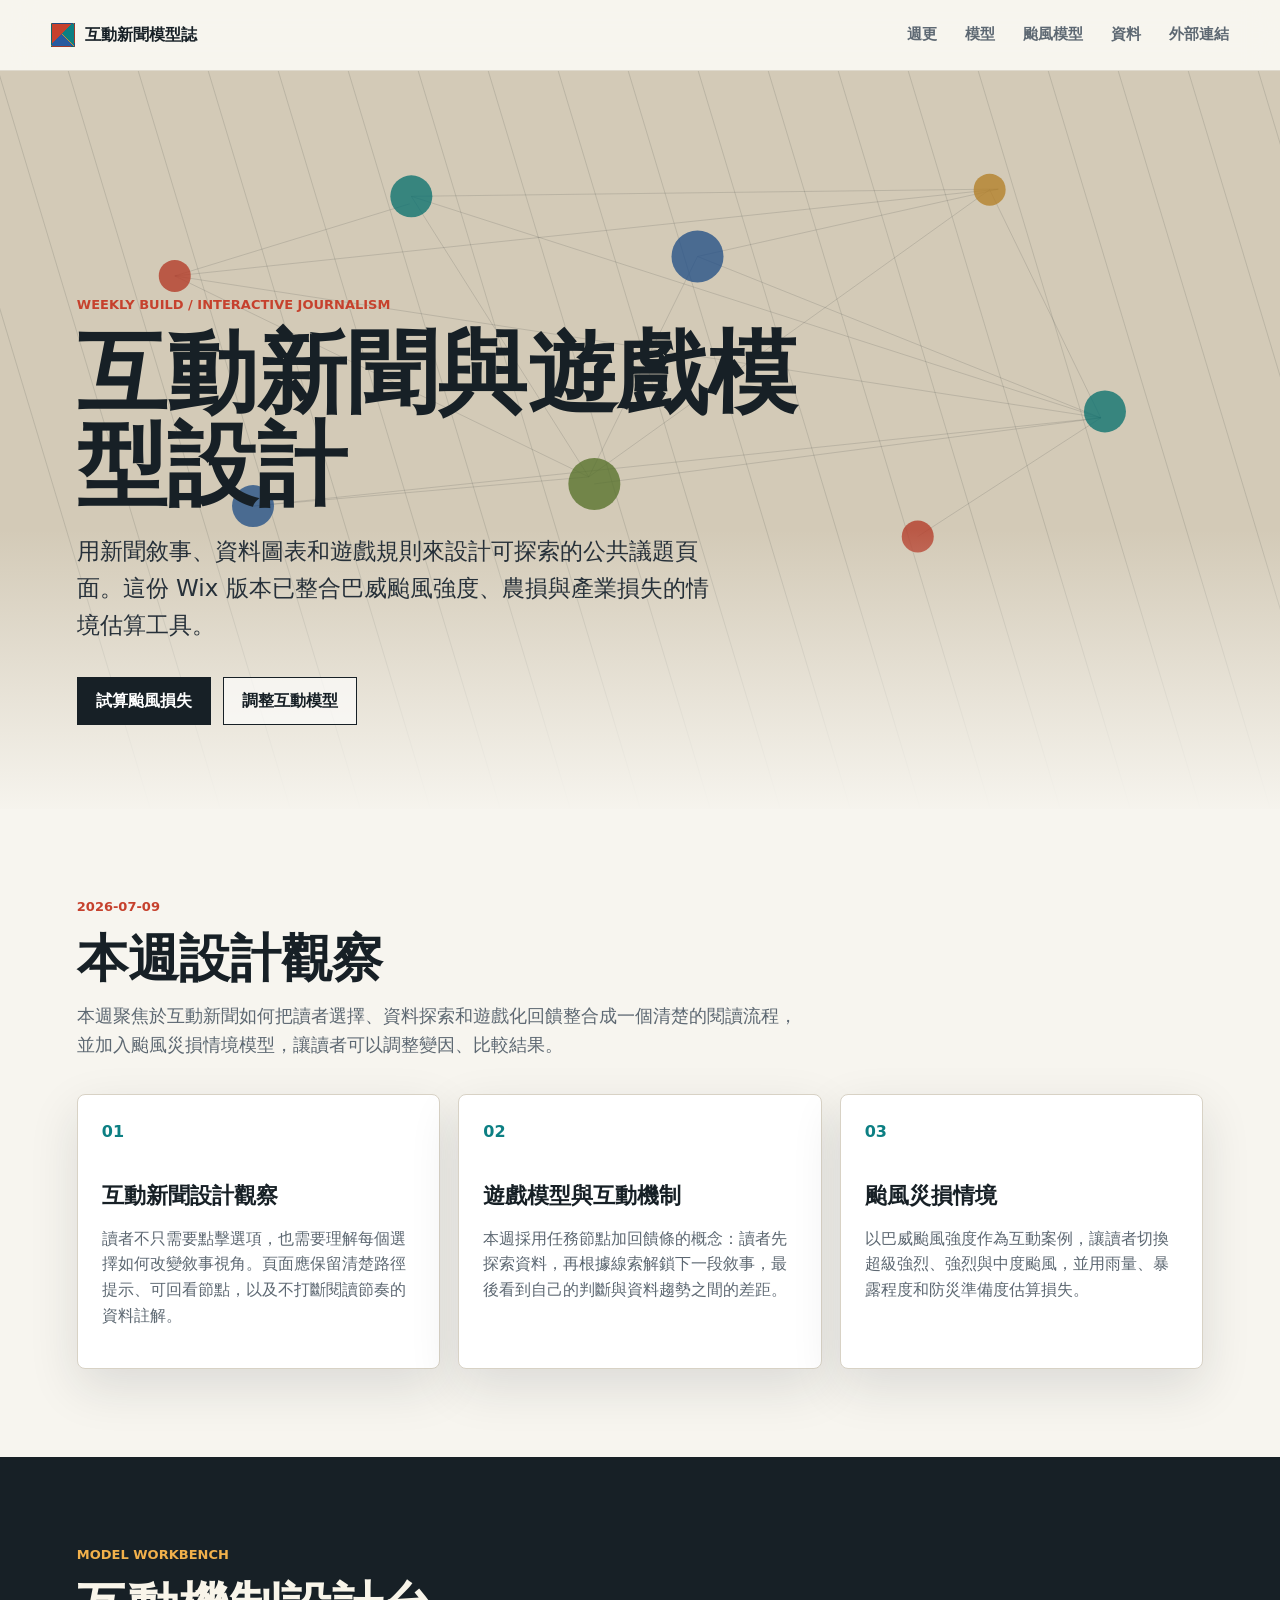
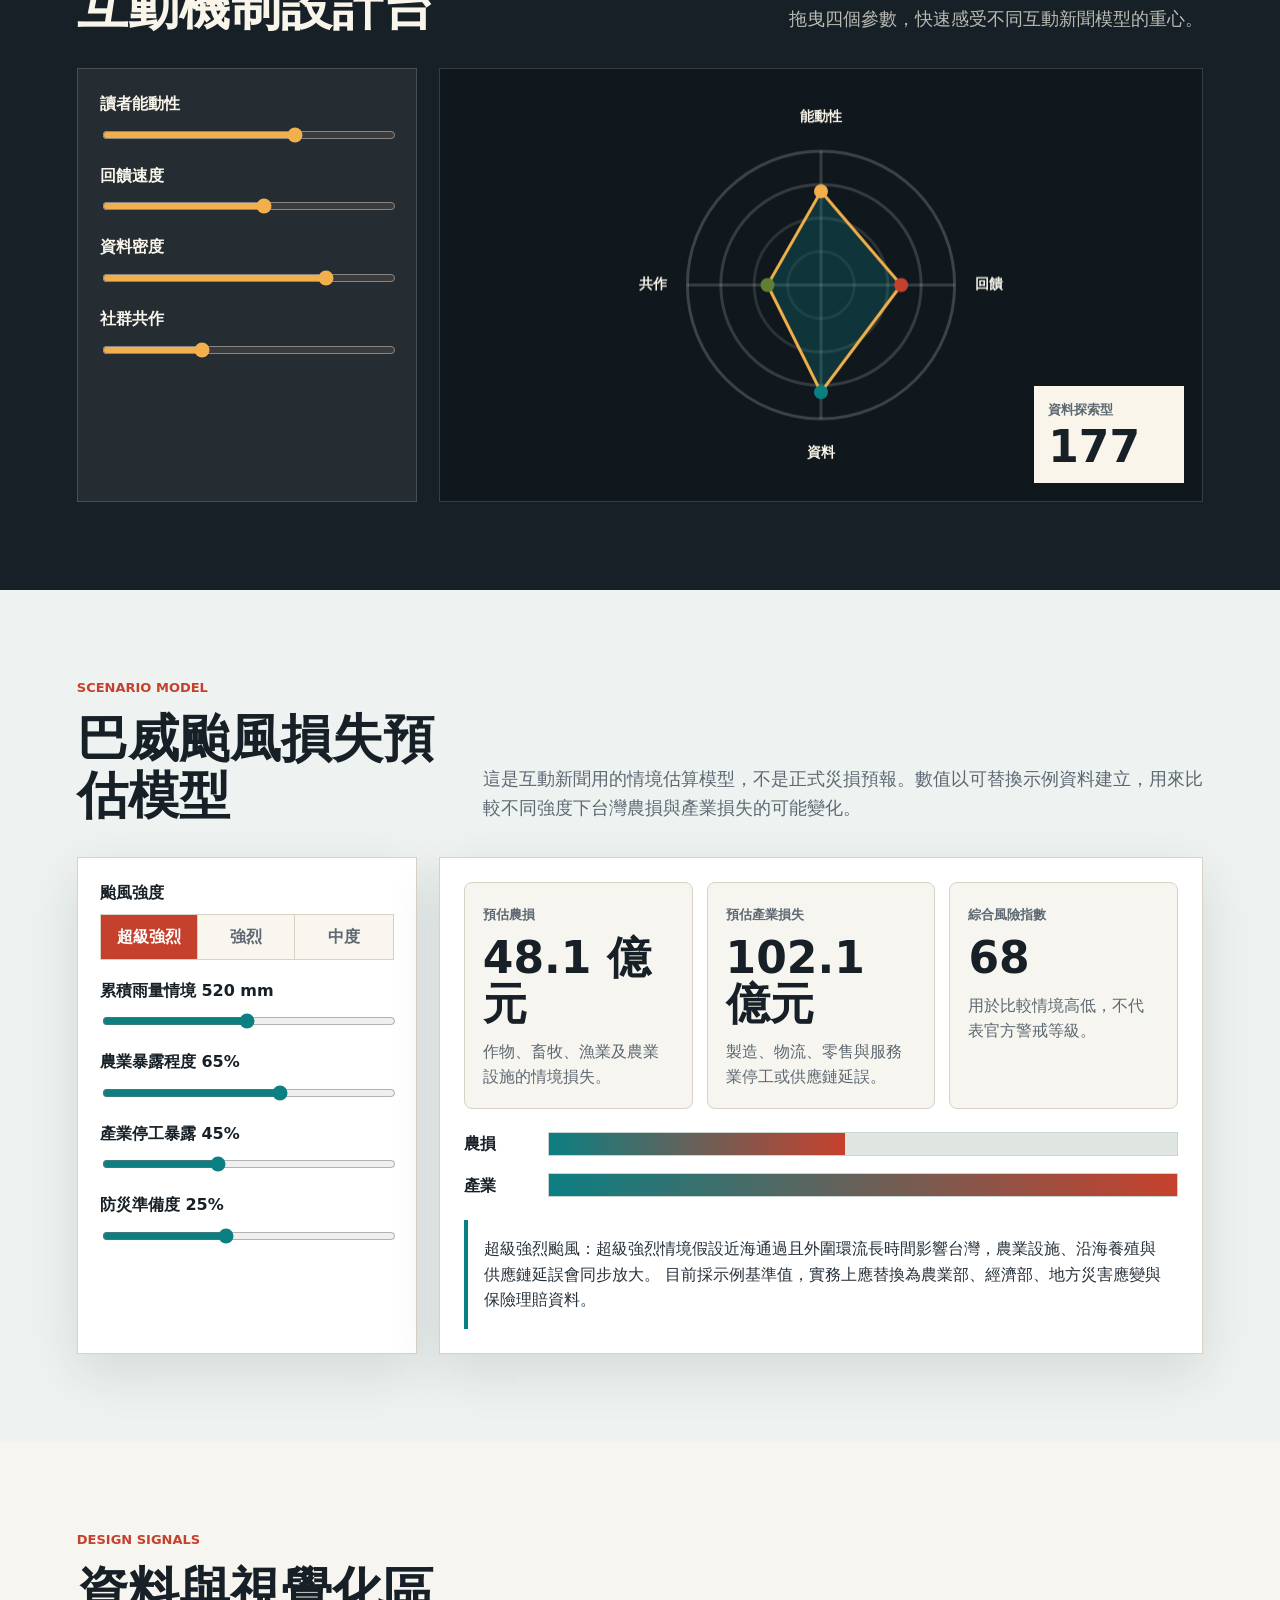
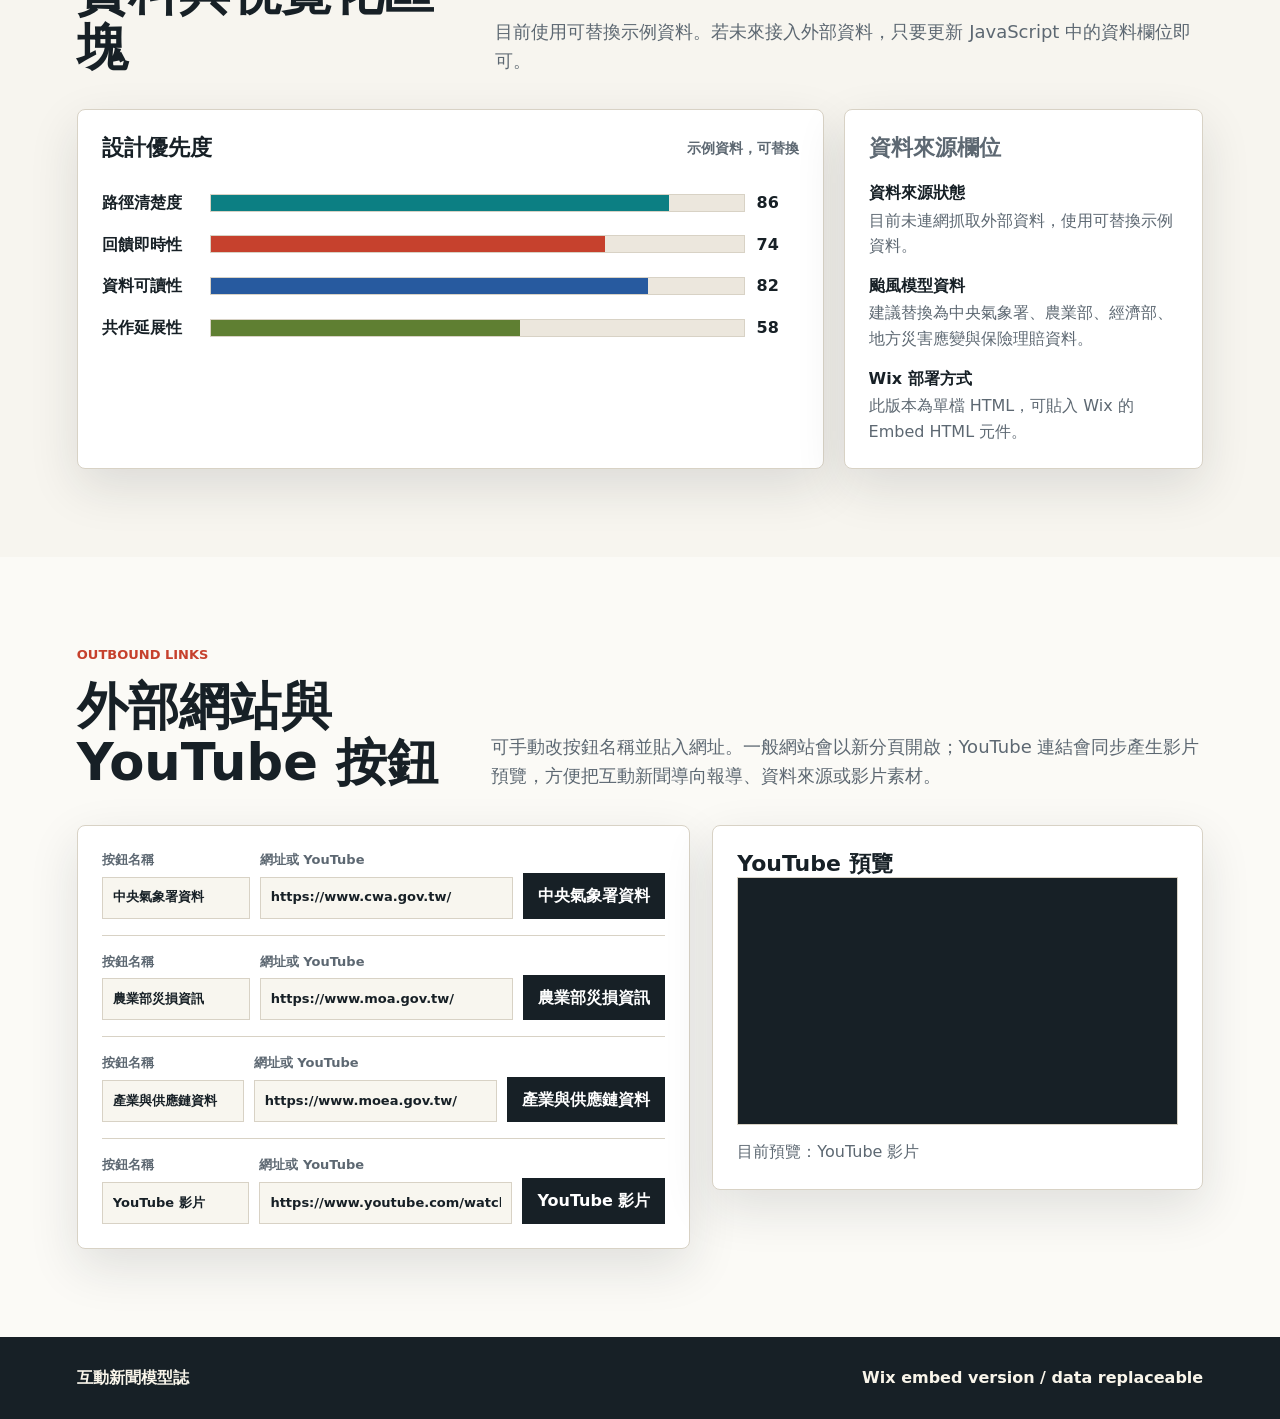
<file: index.html>
<!doctype html>
<html lang="zh-Hant">
  <head>
    <meta charset="utf-8">
    <meta name="viewport" content="width=device-width, initial-scale=1">
    <title>互動新聞與遊戲模型設計</title>
    <style>
      :root {
        color-scheme: light;
        --ink: #172026;
        --muted: #5d6872;
        --paper: #f7f5ef;
        --surface: #ffffff;
        --line: #d8d2c5;
        --red: #c6412d;
        --teal: #0c7f83;
        --blue: #275a9f;
        --green: #5f7f32;
        --gold: #c6902f;
        --shadow: 0 18px 50px rgba(23, 32, 38, 0.12);
      }

      * {
        box-sizing: border-box;
      }

      html {
        scroll-behavior: smooth;
      }

      body {
        margin: 0;
        min-width: 320px;
        color: var(--ink);
        background: var(--paper);
        font-family: "Noto Sans TC", "Microsoft JhengHei", system-ui, sans-serif;
        line-height: 1.6;
      }

      a {
        color: inherit;
        text-decoration: none;
      }

      .site-header {
        position: sticky;
        top: 0;
        z-index: 20;
        display: flex;
        align-items: center;
        justify-content: space-between;
        width: 100%;
        padding: 16px clamp(18px, 4vw, 56px);
        background: rgba(247, 245, 239, 0.94);
        border-bottom: 1px solid rgba(216, 210, 197, 0.78);
        backdrop-filter: blur(16px);
      }

      .brand,
      .site-nav,
      .hero-actions,
      .chart-head,
      .site-footer {
        display: flex;
        align-items: center;
      }

      .brand {
        gap: 10px;
        font-weight: 800;
      }

      .brand-mark {
        width: 24px;
        height: 24px;
        background:
          linear-gradient(135deg, var(--red) 0 45%, transparent 45%),
          linear-gradient(225deg, var(--teal) 0 48%, transparent 48%),
          linear-gradient(45deg, var(--blue) 0 50%, var(--gold) 50%);
        border: 1px solid rgba(23, 32, 38, 0.24);
      }

      .site-nav {
        gap: clamp(10px, 2.5vw, 28px);
        color: var(--muted);
        font-size: 15px;
        font-weight: 700;
      }

      .site-nav a {
        padding: 6px 0;
        border-bottom: 2px solid transparent;
      }

      .site-nav a:hover {
        color: var(--ink);
        border-color: var(--red);
      }

      .hero {
        position: relative;
        min-height: 82vh;
        overflow: hidden;
        display: grid;
        align-items: end;
        padding: 92px clamp(20px, 6vw, 88px) 84px;
        background: #e8e3d8;
      }

      .hero::after {
        position: absolute;
        inset: auto 0 0;
        height: 38%;
        content: "";
        background: linear-gradient(0deg, rgba(247, 245, 239, 0.97), rgba(247, 245, 239, 0));
        pointer-events: none;
      }

      .hero-canvas {
        position: absolute;
        inset: 0;
        width: 100%;
        height: 100%;
        mix-blend-mode: multiply;
      }

      .hero-content {
        position: relative;
        z-index: 2;
        max-width: 820px;
      }

      .eyebrow {
        margin: 0 0 12px;
        color: var(--red);
        font-size: 13px;
        font-weight: 900;
        letter-spacing: 0;
        text-transform: uppercase;
      }

      h1,
      h2,
      h3,
      p {
        overflow-wrap: anywhere;
      }

      h1 {
        margin: 0;
        max-width: 780px;
        font-size: clamp(42px, 7vw, 94px);
        line-height: 1.02;
        letter-spacing: 0;
      }

      h2 {
        margin: 0;
        font-size: clamp(30px, 4vw, 56px);
        line-height: 1.1;
        letter-spacing: 0;
      }

      h3 {
        margin: 0;
        font-size: 22px;
        line-height: 1.25;
      }

      .hero-copy {
        max-width: 650px;
        margin: 22px 0 0;
        color: #263039;
        font-size: clamp(18px, 2vw, 23px);
      }

      .hero-actions {
        flex-wrap: wrap;
        gap: 12px;
        margin-top: 34px;
      }

      .primary-action,
      .secondary-action {
        min-height: 46px;
        padding: 10px 18px;
        border: 1px solid var(--ink);
        font-weight: 900;
      }

      .primary-action {
        color: #fff;
        background: var(--ink);
      }

      .secondary-action {
        background: rgba(255, 255, 255, 0.64);
      }

      .section {
        padding: 88px clamp(20px, 6vw, 88px);
      }

      .section-head {
        max-width: 860px;
        margin-bottom: 34px;
      }

      .section-head.compact {
        display: flex;
        align-items: end;
        justify-content: space-between;
        gap: 24px;
        max-width: none;
      }

      .section-head p:not(.eyebrow) {
        max-width: 720px;
        margin: 16px 0 0;
        color: var(--muted);
        font-size: 18px;
      }

      .feature-grid {
        display: grid;
        grid-template-columns: repeat(3, minmax(0, 1fr));
        gap: 18px;
      }

      .feature-card,
      .chart-panel,
      .notes-panel,
      .typhoon-controls,
      .typhoon-results {
        border: 1px solid var(--line);
        background: var(--surface);
        box-shadow: var(--shadow);
      }

      .feature-card {
        min-height: 250px;
        padding: 24px;
        border-radius: 8px;
      }

      .card-index {
        display: inline-block;
        margin-bottom: 38px;
        color: var(--teal);
        font-weight: 900;
      }

      .feature-card p,
      .notes-panel {
        color: var(--muted);
      }

      .model-section {
        color: #f9f5ea;
        background: #172026;
      }

      .model-section .eyebrow {
        color: #f1b04b;
      }

      .model-section .section-head p:not(.eyebrow) {
        color: rgba(249, 245, 234, 0.72);
      }

      .workbench,
      .typhoon-model {
        display: grid;
        grid-template-columns: minmax(230px, 340px) minmax(0, 1fr);
        gap: 22px;
        align-items: stretch;
      }

      .control-panel,
      .typhoon-controls {
        display: grid;
        align-content: start;
        gap: 18px;
        padding: 22px;
      }

      .control-panel {
        border: 1px solid rgba(255, 255, 255, 0.16);
        background: rgba(255, 255, 255, 0.06);
      }

      .control-panel label,
      .typhoon-controls label,
      .control-group {
        display: grid;
        gap: 8px;
        font-weight: 800;
      }

      input[type="range"] {
        width: 100%;
        accent-color: var(--teal);
      }

      .control-panel input[type="range"] {
        accent-color: #f1b04b;
      }

      .model-stage {
        position: relative;
        min-height: 420px;
        overflow: hidden;
        border: 1px solid rgba(255, 255, 255, 0.16);
        background: #10181d;
      }

      #modelCanvas {
        display: block;
        width: 100%;
        height: 100%;
      }

      .model-readout {
        position: absolute;
        right: 18px;
        bottom: 18px;
        display: grid;
        gap: 4px;
        min-width: 150px;
        padding: 14px;
        color: var(--ink);
        background: #f9f5ea;
      }

      .model-readout span,
      .impact-card span {
        color: var(--muted);
        font-size: 13px;
        font-weight: 900;
      }

      .model-readout strong {
        font-size: 44px;
        line-height: 1;
      }

      .typhoon-section {
        background: #eef3f1;
      }

      .segmented-control {
        display: grid;
        grid-template-columns: repeat(3, minmax(0, 1fr));
        border: 1px solid var(--line);
      }

      .segmented-control button {
        min-height: 44px;
        padding: 8px 10px;
        color: var(--muted);
        background: #f8f6ef;
        border: 0;
        border-right: 1px solid var(--line);
        font: inherit;
        font-weight: 900;
        cursor: pointer;
      }

      .segmented-control button:last-child {
        border-right: 0;
      }

      .segmented-control button.is-active {
        color: #fff;
        background: var(--red);
      }

      .typhoon-results {
        display: grid;
        gap: 22px;
        padding: 24px;
      }

      .impact-cards {
        display: grid;
        grid-template-columns: repeat(3, minmax(0, 1fr));
        gap: 14px;
      }

      .impact-card {
        min-height: 172px;
        padding: 18px;
        background: #f7f5ef;
        border: 1px solid var(--line);
        border-radius: 8px;
      }

      .impact-card strong {
        display: block;
        margin-top: 8px;
        font-size: clamp(28px, 4vw, 44px);
        line-height: 1.05;
      }

      .impact-card p {
        margin: 12px 0 0;
        color: var(--muted);
      }

      .loss-chart,
      .bar-chart {
        display: grid;
        gap: 16px;
      }

      .loss-row,
      .bar-row {
        display: grid;
        grid-template-columns: 96px minmax(0, 1fr) 42px;
        gap: 12px;
        align-items: center;
        font-weight: 900;
      }

      .loss-row {
        grid-template-columns: 72px minmax(0, 1fr);
      }

      .loss-track,
      .bar-track {
        height: 24px;
        overflow: hidden;
        background: #dfe6e2;
        border: 1px solid #c9d4cf;
      }

      .bar-track {
        height: 18px;
        background: #ece7dd;
        border-color: var(--line);
      }

      .loss-track i,
      .bar-fill {
        display: block;
        height: 100%;
      }

      .loss-track i {
        width: 0%;
        background: linear-gradient(90deg, var(--teal), var(--red));
      }

      .bar-fill {
        width: var(--bar);
        background: var(--bar-color);
      }

      .scenario-note {
        padding: 16px;
        color: #263039;
        background: #fff;
        border-left: 4px solid var(--teal);
      }

      .signals-layout {
        display: grid;
        grid-template-columns: minmax(0, 1.35fr) minmax(260px, 0.65fr);
        gap: 20px;
      }

      .chart-panel,
      .notes-panel {
        padding: 24px;
        border-radius: 8px;
      }

      .chart-head {
        justify-content: space-between;
        gap: 16px;
        margin-bottom: 28px;
      }

      .chart-head span {
        color: var(--muted);
        font-size: 14px;
        font-weight: 800;
      }

      .source-list {
        display: grid;
        gap: 14px;
        margin: 18px 0 0;
      }

      .source-list dt {
        color: var(--ink);
        font-weight: 900;
      }

      .source-list dd {
        margin: 2px 0 0;
      }

      .exports-section {
        background: #fbfaf6;
      }

      .export-builder {
        display: grid;
        grid-template-columns: minmax(0, 1fr) minmax(320px, 0.8fr);
        gap: 22px;
        align-items: start;
      }

      .link-editor,
      .video-preview-panel {
        padding: 24px;
        background: var(--surface);
        border: 1px solid var(--line);
        border-radius: 8px;
        box-shadow: var(--shadow);
      }

      .link-editor {
        display: grid;
        gap: 16px;
      }

      .link-row {
        display: grid;
        grid-template-columns: minmax(130px, 0.7fr) minmax(180px, 1.2fr) auto;
        gap: 10px;
        align-items: end;
        padding-bottom: 16px;
        border-bottom: 1px solid var(--line);
      }

      .link-row:last-child {
        padding-bottom: 0;
        border-bottom: 0;
      }

      .link-row label {
        display: grid;
        gap: 6px;
        color: var(--muted);
        font-size: 13px;
        font-weight: 900;
      }

      .link-row input {
        width: 100%;
        min-height: 42px;
        padding: 9px 10px;
        color: var(--ink);
        background: #f8f6ef;
        border: 1px solid var(--line);
        font: inherit;
      }

      .export-button {
        display: inline-flex;
        align-items: center;
        justify-content: center;
        min-height: 42px;
        min-width: 118px;
        padding: 9px 14px;
        color: #fff;
        background: var(--ink);
        border: 1px solid var(--ink);
        font-weight: 900;
        text-align: center;
      }

      .export-button.is-empty {
        color: var(--muted);
        background: #ece7dd;
        border-color: var(--line);
        pointer-events: none;
      }

      .video-frame {
        position: relative;
        overflow: hidden;
        aspect-ratio: 16 / 9;
        background: #172026;
        border: 1px solid var(--line);
      }

      .video-frame iframe {
        position: absolute;
        inset: 0;
        width: 100%;
        height: 100%;
        border: 0;
      }

      .video-placeholder {
        display: grid;
        place-items: center;
        width: 100%;
        height: 100%;
        padding: 20px;
        color: #f9f5ea;
        text-align: center;
      }

      .preview-caption {
        margin: 14px 0 0;
        color: var(--muted);
      }

      .site-footer {
        justify-content: space-between;
        gap: 18px;
        padding: 28px clamp(20px, 6vw, 88px);
        color: #f9f5ea;
        background: var(--ink);
        font-weight: 800;
      }

      @media (max-width: 860px) {
        .site-header,
        .section-head.compact,
        .site-footer {
          align-items: flex-start;
          flex-direction: column;
        }

        .site-nav {
          width: 100%;
          justify-content: space-between;
          flex-wrap: wrap;
        }

        .feature-grid,
        .workbench,
        .typhoon-model,
        .impact-cards,
        .signals-layout,
        .export-builder,
        .link-row {
          grid-template-columns: 1fr;
        }

        .model-stage {
          min-height: 360px;
        }
      }

      @media (max-width: 560px) {
        .hero-actions {
          align-items: stretch;
          flex-direction: column;
        }

        .primary-action,
        .secondary-action {
          text-align: center;
        }

        .section {
          padding-top: 64px;
          padding-bottom: 64px;
        }

        .bar-row,
        .loss-row {
          grid-template-columns: 1fr;
        }

        .export-button {
          width: 100%;
        }
      }
    </style>
  </head>
  <body>
    <header class="site-header">
      <a class="brand" href="#top" aria-label="回到首頁">
        <span class="brand-mark" aria-hidden="true"></span>
        <span>互動新聞模型誌</span>
      </a>
      <nav class="site-nav" aria-label="主選單">
        <a href="#weekly">週更</a>
        <a href="#model">模型</a>
        <a href="#typhoon">颱風模型</a>
        <a href="#signals">資料</a>
        <a href="#exports">外部連結</a>
      </nav>
    </header>

    <main id="top">
      <section class="hero" aria-labelledby="hero-title">
        <canvas id="heroCanvas" class="hero-canvas" aria-hidden="true"></canvas>
        <div class="hero-content">
          <p class="eyebrow">Weekly build / interactive journalism</p>
          <h1 id="hero-title">互動新聞與遊戲模型設計</h1>
          <p class="hero-copy">
            用新聞敘事、資料圖表和遊戲規則來設計可探索的公共議題頁面。這份 Wix 版本已整合巴威颱風強度、農損與產業損失的情境估算工具。
          </p>
          <div class="hero-actions" aria-label="主要操作">
            <a class="primary-action" href="#typhoon">試算颱風損失</a>
            <a class="secondary-action" href="#model">調整互動模型</a>
          </div>
        </div>
      </section>

      <section id="weekly" class="section" aria-labelledby="weekly-title">
        <div class="section-head">
          <p class="eyebrow">2026-07-09</p>
          <h2 id="weekly-title">本週設計觀察</h2>
          <p>
            本週聚焦於互動新聞如何把讀者選擇、資料探索和遊戲化回饋整合成一個清楚的閱讀流程，並加入颱風災損情境模型，讓讀者可以調整變因、比較結果。
          </p>
        </div>
        <div class="feature-grid">
          <article class="feature-card">
            <span class="card-index">01</span>
            <h3>互動新聞設計觀察</h3>
            <p>讀者不只需要點擊選項，也需要理解每個選擇如何改變敘事視角。頁面應保留清楚路徑提示、可回看節點，以及不打斷閱讀節奏的資料註解。</p>
          </article>
          <article class="feature-card">
            <span class="card-index">02</span>
            <h3>遊戲模型與互動機制</h3>
            <p>本週採用任務節點加回饋條的概念：讀者先探索資料，再根據線索解鎖下一段敘事，最後看到自己的判斷與資料趨勢之間的差距。</p>
          </article>
          <article class="feature-card">
            <span class="card-index">03</span>
            <h3>颱風災損情境</h3>
            <p>以巴威颱風強度作為互動案例，讓讀者切換超級強烈、強烈與中度颱風，並用雨量、暴露程度和防災準備度估算損失。</p>
          </article>
        </div>
      </section>

      <section id="model" class="section model-section" aria-labelledby="model-title">
        <div class="section-head compact">
          <div>
            <p class="eyebrow">Model workbench</p>
            <h2 id="model-title">互動機制設計台</h2>
          </div>
          <p>拖曳四個參數，快速感受不同互動新聞模型的重心。</p>
        </div>
        <div class="workbench">
          <div class="control-panel" aria-label="互動模型參數">
            <label><span>讀者能動性</span><input id="agencyInput" type="range" min="1" max="10" value="7"></label>
            <label><span>回饋速度</span><input id="feedbackInput" type="range" min="1" max="10" value="6"></label>
            <label><span>資料密度</span><input id="dataInput" type="range" min="1" max="10" value="8"></label>
            <label><span>社群共作</span><input id="socialInput" type="range" min="1" max="10" value="4"></label>
          </div>
          <div class="model-stage">
            <canvas id="modelCanvas" width="920" height="520" aria-label="互動模型雷達圖"></canvas>
            <div class="model-readout" aria-live="polite">
              <span id="modelType">資料探索型</span>
              <strong id="modelScore">76</strong>
            </div>
          </div>
        </div>
      </section>

      <section id="typhoon" class="section typhoon-section" aria-labelledby="typhoon-title">
        <div class="section-head compact">
          <div>
            <p class="eyebrow">Scenario model</p>
            <h2 id="typhoon-title">巴威颱風損失預估模型</h2>
          </div>
          <p>這是互動新聞用的情境估算模型，不是正式災損預報。數值以可替換示例資料建立，用來比較不同強度下台灣農損與產業損失的可能變化。</p>
        </div>

        <div class="typhoon-model">
          <div class="typhoon-controls" aria-label="巴威颱風情境參數">
            <div class="control-group">
              <span>颱風強度</span>
              <div class="segmented-control" id="typhoonIntensity" role="radiogroup" aria-label="選擇颱風強度">
                <button type="button" class="is-active" data-intensity="super" role="radio" aria-checked="true">超級強烈</button>
                <button type="button" data-intensity="severe" role="radio" aria-checked="false">強烈</button>
                <button type="button" data-intensity="moderate" role="radio" aria-checked="false">中度</button>
              </div>
            </div>
            <label><span>累積雨量情境 <strong id="rainfallValue">520 mm</strong></span><input id="rainfallInput" type="range" min="150" max="900" step="10" value="520"></label>
            <label><span>農業暴露程度 <strong id="cropValue">65%</strong></span><input id="cropInput" type="range" min="10" max="100" step="5" value="65"></label>
            <label><span>產業停工暴露 <strong id="industryValue">45%</strong></span><input id="industryInput" type="range" min="10" max="100" step="5" value="45"></label>
            <label><span>防災準備度 <strong id="preparednessValue">25%</strong></span><input id="preparednessInput" type="range" min="0" max="60" step="5" value="25"></label>
          </div>

          <div class="typhoon-results" aria-live="polite">
            <div class="impact-cards">
              <article class="impact-card">
                <span>預估農損</span>
                <strong id="agriLoss">0 億元</strong>
                <p>作物、畜牧、漁業及農業設施的情境損失。</p>
              </article>
              <article class="impact-card">
                <span>預估產業損失</span>
                <strong id="industryLoss">0 億元</strong>
                <p>製造、物流、零售與服務業停工或供應鏈延誤。</p>
              </article>
              <article class="impact-card">
                <span>綜合風險指數</span>
                <strong id="riskIndex">0</strong>
                <p>用於比較情境高低，不代表官方警戒等級。</p>
              </article>
            </div>
            <div class="loss-chart" aria-label="農損與產業損失比較圖">
              <div class="loss-row"><span>農損</span><div class="loss-track"><i id="agriBar"></i></div></div>
              <div class="loss-row"><span>產業</span><div class="loss-track"><i id="industryBar"></i></div></div>
            </div>
            <div class="scenario-note" id="scenarioNote">請調整參數查看不同巴威颱風強度情境。</div>
          </div>
        </div>
      </section>

      <section id="signals" class="section" aria-labelledby="signals-title">
        <div class="section-head compact">
          <div>
            <p class="eyebrow">Design signals</p>
            <h2 id="signals-title">資料與視覺化區塊</h2>
          </div>
          <p>目前使用可替換示例資料。若未來接入外部資料，只要更新 JavaScript 中的資料欄位即可。</p>
        </div>
        <div class="signals-layout">
          <div class="chart-panel">
            <div class="chart-head">
              <h3>設計優先度</h3>
              <span>示例資料，可替換</span>
            </div>
            <div class="bar-chart" id="priorityChart" aria-label="設計優先度長條圖"></div>
          </div>
          <div class="notes-panel">
            <h3>資料來源欄位</h3>
            <dl class="source-list">
              <div><dt>資料來源狀態</dt><dd>目前未連網抓取外部資料，使用可替換示例資料。</dd></div>
              <div><dt>颱風模型資料</dt><dd>建議替換為中央氣象署、農業部、經濟部、地方災害應變與保險理賠資料。</dd></div>
              <div><dt>Wix 部署方式</dt><dd>此版本為單檔 HTML，可貼入 Wix 的 Embed HTML 元件。</dd></div>
            </dl>
          </div>
        </div>
      </section>

      <section id="exports" class="section exports-section" aria-labelledby="exports-title">
        <div class="section-head compact">
          <div>
            <p class="eyebrow">Outbound links</p>
            <h2 id="exports-title">外部網站與 YouTube 按鈕</h2>
          </div>
          <p>
            可手動改按鈕名稱並貼入網址。一般網站會以新分頁開啟；YouTube 連結會同步產生影片預覽，方便把互動新聞導向報導、資料來源或影片素材。
          </p>
        </div>

        <div class="export-builder">
          <div class="link-editor" aria-label="外部連結按鈕設定">
            <div class="link-row">
              <label>按鈕名稱<input class="link-label-input" value="中央氣象署資料"></label>
              <label>網址或 YouTube<input class="link-url-input" value="https://www.cwa.gov.tw/"></label>
              <a class="export-button" href="https://www.cwa.gov.tw/" target="_blank" rel="noopener">中央氣象署資料</a>
            </div>
            <div class="link-row">
              <label>按鈕名稱<input class="link-label-input" value="農業部災損資訊"></label>
              <label>網址或 YouTube<input class="link-url-input" value="https://www.moa.gov.tw/"></label>
              <a class="export-button" href="https://www.moa.gov.tw/" target="_blank" rel="noopener">農業部災損資訊</a>
            </div>
            <div class="link-row">
              <label>按鈕名稱<input class="link-label-input" value="產業與供應鏈資料"></label>
              <label>網址或 YouTube<input class="link-url-input" value="https://www.moea.gov.tw/"></label>
              <a class="export-button" href="https://www.moea.gov.tw/" target="_blank" rel="noopener">產業與供應鏈資料</a>
            </div>
            <div class="link-row">
              <label>按鈕名稱<input class="link-label-input" value="YouTube 影片"></label>
              <label>網址或 YouTube<input class="link-url-input" value="https://www.youtube.com/watch?v=dQw4w9WgXcQ"></label>
              <a class="export-button" href="https://www.youtube.com/watch?v=dQw4w9WgXcQ" target="_blank" rel="noopener">YouTube 影片</a>
            </div>
          </div>

          <div class="video-preview-panel">
            <h3>YouTube 預覽</h3>
            <div class="video-frame" id="youtubePreview">
              <div class="video-placeholder">貼入 YouTube 連結後，這裡會顯示影片預覽。</div>
            </div>
            <p class="preview-caption" id="previewCaption">目前預覽：YouTube 影片</p>
          </div>
        </div>
      </section>
    </main>

    <footer class="site-footer">
      <span>互動新聞模型誌</span>
      <span>Wix embed version / data replaceable</span>
    </footer>

    <script>
      const weeklySignals = [
        { label: "路徑清楚度", value: 86, color: "#0c7f83" },
        { label: "回饋即時性", value: 74, color: "#c6412d" },
        { label: "資料可讀性", value: 82, color: "#275a9f" },
        { label: "共作延展性", value: 58, color: "#5f7f32" }
      ];

      const typhoonScenarios = {
        super: {
          label: "超級強烈颱風",
          baseAgri: 52,
          baseIndustry: 108,
          note: "超級強烈情境假設近海通過且外圍環流長時間影響台灣，農業設施、沿海養殖與供應鏈延誤會同步放大。"
        },
        severe: {
          label: "強烈颱風",
          baseAgri: 28,
          baseIndustry: 58,
          note: "強烈情境假設風雨集中在迎風面與都會通勤帶，農損以作物倒伏和設施受損為主，產業損失以停工與物流延誤為主。"
        },
        moderate: {
          label: "中度颱風",
          baseAgri: 12,
          baseIndustry: 24,
          note: "中度情境假設災損較局部，主要受累積雨量、易淹水農區和臨時停班停工範圍影響。"
        }
      };

      let activeTyphoonIntensity = "super";

      const controls = {
        agency: document.querySelector("#agencyInput"),
        feedback: document.querySelector("#feedbackInput"),
        data: document.querySelector("#dataInput"),
        social: document.querySelector("#socialInput")
      };

      const modelCanvas = document.querySelector("#modelCanvas");
      const heroCanvas = document.querySelector("#heroCanvas");
      const modelCtx = modelCanvas ? modelCanvas.getContext("2d") : null;
      const heroCtx = heroCanvas ? heroCanvas.getContext("2d") : null;

      function resizeCanvasToDisplaySize(canvas, context) {
        const ratio = window.devicePixelRatio || 1;
        const width = Math.floor(canvas.clientWidth * ratio);
        const height = Math.floor(canvas.clientHeight * ratio);
        if (canvas.width !== width || canvas.height !== height) {
          canvas.width = width;
          canvas.height = height;
          context.setTransform(ratio, 0, 0, ratio, 0, 0);
        }
      }

      function renderPriorityChart() {
        const chart = document.querySelector("#priorityChart");
        if (!chart) return;
        chart.innerHTML = weeklySignals.map((item) => `
          <div class="bar-row">
            <span>${item.label}</span>
            <span class="bar-track" aria-hidden="true">
              <span class="bar-fill" style="--bar:${item.value}%;--bar-color:${item.color};"></span>
            </span>
            <span>${item.value}</span>
          </div>
        `).join("");
      }

      function getControlValues() {
        return {
          agency: Number(controls.agency.value),
          feedback: Number(controls.feedback.value),
          data: Number(controls.data.value),
          social: Number(controls.social.value)
        };
      }

      function classifyModel(values) {
        if (values.data >= 7 && values.agency >= 6) return "資料探索型";
        if (values.feedback >= 8) return "即時回饋型";
        if (values.social >= 7) return "共作任務型";
        return "線性導覽型";
      }

      function drawModel() {
        if (!modelCanvas || !modelCtx) return;
        resizeCanvasToDisplaySize(modelCanvas, modelCtx);
        const width = modelCanvas.clientWidth;
        const height = modelCanvas.clientHeight;
        const values = getControlValues();
        const score = Math.round(values.agency * 8.5 + values.feedback * 6.5 + values.data * 7.5 + values.social * 4.5);
        const points = [
          { label: "能動性", value: values.agency, angle: -Math.PI / 2, color: "#f1b04b" },
          { label: "回饋", value: values.feedback, angle: 0, color: "#c6412d" },
          { label: "資料", value: values.data, angle: Math.PI / 2, color: "#0c7f83" },
          { label: "共作", value: values.social, angle: Math.PI, color: "#5f7f32" }
        ];
        const centerX = width * 0.5;
        const centerY = height * 0.5;
        const radius = Math.min(width, height) * 0.31;

        modelCtx.clearRect(0, 0, width, height);
        modelCtx.fillStyle = "#10181d";
        modelCtx.fillRect(0, 0, width, height);

        for (let ring = 1; ring <= 4; ring += 1) {
          modelCtx.beginPath();
          modelCtx.arc(centerX, centerY, (radius / 4) * ring, 0, Math.PI * 2);
          modelCtx.strokeStyle = `rgba(255,255,255,${0.05 + ring * 0.035})`;
          modelCtx.stroke();
        }

        points.forEach((point) => {
          const endX = centerX + Math.cos(point.angle) * radius;
          const endY = centerY + Math.sin(point.angle) * radius;
          modelCtx.beginPath();
          modelCtx.moveTo(centerX, centerY);
          modelCtx.lineTo(endX, endY);
          modelCtx.strokeStyle = "rgba(255,255,255,0.16)";
          modelCtx.stroke();
        });

        modelCtx.beginPath();
        points.forEach((point, index) => {
          const pointRadius = radius * (point.value / 10);
          const x = centerX + Math.cos(point.angle) * pointRadius;
          const y = centerY + Math.sin(point.angle) * pointRadius;
          if (index === 0) modelCtx.moveTo(x, y);
          else modelCtx.lineTo(x, y);
        });
        modelCtx.closePath();
        modelCtx.fillStyle = "rgba(12,127,131,0.28)";
        modelCtx.strokeStyle = "#f1b04b";
        modelCtx.lineWidth = 3;
        modelCtx.fill();
        modelCtx.stroke();

        points.forEach((point) => {
          const pointRadius = radius * (point.value / 10);
          const x = centerX + Math.cos(point.angle) * pointRadius;
          const y = centerY + Math.sin(point.angle) * pointRadius;
          const labelX = centerX + Math.cos(point.angle) * (radius + 34);
          const labelY = centerY + Math.sin(point.angle) * (radius + 34);
          modelCtx.beginPath();
          modelCtx.arc(x, y, 7, 0, Math.PI * 2);
          modelCtx.fillStyle = point.color;
          modelCtx.fill();
          modelCtx.fillStyle = "#f9f5ea";
          modelCtx.font = "700 14px Microsoft JhengHei, sans-serif";
          modelCtx.textAlign = "center";
          modelCtx.textBaseline = "middle";
          modelCtx.fillText(point.label, labelX, labelY);
        });

        document.querySelector("#modelType").textContent = classifyModel(values);
        document.querySelector("#modelScore").textContent = String(score);
      }

      function formatMoney(value) {
        return `${value.toFixed(1)} 億元`;
      }

      function renderTyphoonModel() {
        const scenario = typhoonScenarios[activeTyphoonIntensity];
        const rainfall = Number(document.querySelector("#rainfallInput").value);
        const cropExposure = Number(document.querySelector("#cropInput").value);
        const industryExposure = Number(document.querySelector("#industryInput").value);
        const preparedness = Number(document.querySelector("#preparednessInput").value);
        const rainfallFactor = rainfall / 520;
        const cropFactor = cropExposure / 65;
        const industryFactor = industryExposure / 45;
        const preparationFactor = 1 - preparedness / 100;
        const agri = scenario.baseAgri * (0.58 * rainfallFactor + 0.42 * cropFactor) * (0.7 + 0.3 * preparationFactor);
        const industry = scenario.baseIndustry * (0.36 * rainfallFactor + 0.64 * industryFactor) * (0.78 + 0.22 * preparationFactor);
        const risk = Math.min(100, Math.round((agri / 70) * 34 + (industry / 140) * 46 + (rainfall / 900) * 20));
        const maxLoss = Math.max(agri, industry, 1);

        document.querySelector("#rainfallValue").textContent = `${rainfall} mm`;
        document.querySelector("#cropValue").textContent = `${cropExposure}%`;
        document.querySelector("#industryValue").textContent = `${industryExposure}%`;
        document.querySelector("#preparednessValue").textContent = `${preparedness}%`;
        document.querySelector("#agriLoss").textContent = formatMoney(agri);
        document.querySelector("#industryLoss").textContent = formatMoney(industry);
        document.querySelector("#riskIndex").textContent = String(risk);
        document.querySelector("#scenarioNote").textContent =
          `${scenario.label}：${scenario.note} 目前採示例基準值，實務上應替換為農業部、經濟部、地方災害應變與保險理賠資料。`;
        document.querySelector("#agriBar").style.width = `${Math.max(6, (agri / maxLoss) * 100)}%`;
        document.querySelector("#industryBar").style.width = `${Math.max(6, (industry / maxLoss) * 100)}%`;
      }

      function setupTyphoonModel() {
        const buttons = Array.from(document.querySelectorAll("#typhoonIntensity button"));
        const inputs = ["#rainfallInput", "#cropInput", "#industryInput", "#preparednessInput"]
          .map((selector) => document.querySelector(selector));

        buttons.forEach((button) => {
          button.addEventListener("click", () => {
            activeTyphoonIntensity = button.dataset.intensity || "super";
            buttons.forEach((item) => {
              const isActive = item === button;
              item.classList.toggle("is-active", isActive);
              item.setAttribute("aria-checked", String(isActive));
            });
            renderTyphoonModel();
          });
        });
        inputs.forEach((input) => input.addEventListener("input", renderTyphoonModel));
        renderTyphoonModel();
      }

      function normalizeUrl(value) {
        const trimmed = value.trim();
        if (!trimmed) return "";
        if (/^(https?:)?\/\//i.test(trimmed)) {
          return trimmed.startsWith("//") ? `https:${trimmed}` : trimmed;
        }
        return `https://${trimmed}`;
      }

      function getYouTubeId(value) {
        const url = normalizeUrl(value);
        const patterns = [
          /youtube\.com\/watch\?[^#]*v=([^&#]+)/i,
          /youtu\.be\/([^?&#/]+)/i,
          /youtube\.com\/embed\/([^?&#/]+)/i,
          /youtube\.com\/shorts\/([^?&#/]+)/i
        ];
        for (const pattern of patterns) {
          const match = url.match(pattern);
          if (match) return match[1];
        }
        return "";
      }

      function updateYouTubePreview(rows) {
        const preview = document.querySelector("#youtubePreview");
        const caption = document.querySelector("#previewCaption");
        if (!preview) return;

        const youtubeRow = rows.find((row) => getYouTubeId(row.querySelector(".link-url-input").value));
        if (!youtubeRow) {
          preview.innerHTML = '<div class="video-placeholder">貼入 YouTube 連結後，這裡會顯示影片預覽。</div>';
          if (caption) caption.textContent = "目前沒有 YouTube 預覽。";
          return;
        }

        const label = youtubeRow.querySelector(".link-label-input").value.trim() || "YouTube 影片";
        const videoId = getYouTubeId(youtubeRow.querySelector(".link-url-input").value);
        preview.innerHTML = `<iframe src="https://www.youtube.com/embed/${videoId}" title="${label}" allow="accelerometer; autoplay; clipboard-write; encrypted-media; gyroscope; picture-in-picture; web-share" allowfullscreen></iframe>`;
        if (caption) caption.textContent = `目前預覽：${label}`;
      }

      function setupExportButtons() {
        const rows = Array.from(document.querySelectorAll(".link-row"));
        if (rows.length === 0) return;

        rows.forEach((row) => {
          const labelInput = row.querySelector(".link-label-input");
          const urlInput = row.querySelector(".link-url-input");
          const button = row.querySelector(".export-button");

          const sync = () => {
            const label = labelInput.value.trim() || "前往連結";
            const url = normalizeUrl(urlInput.value);
            button.textContent = label;
            button.href = url || "#";
            button.classList.toggle("is-empty", !url);
            updateYouTubePreview(rows);
          };

          labelInput.addEventListener("input", sync);
          urlInput.addEventListener("input", sync);
          sync();
        });
      }

      function drawHero(time = 0) {
        if (!heroCanvas || !heroCtx) return;
        resizeCanvasToDisplaySize(heroCanvas, heroCtx);
        const width = heroCanvas.clientWidth;
        const height = heroCanvas.clientHeight;
        const nodes = [
          [0.13, 0.28, "#c6412d"],
          [0.32, 0.18, "#0c7f83"],
          [0.55, 0.26, "#275a9f"],
          [0.78, 0.16, "#c6902f"],
          [0.2, 0.58, "#275a9f"],
          [0.46, 0.55, "#5f7f32"],
          [0.71, 0.63, "#c6412d"],
          [0.86, 0.47, "#0c7f83"]
        ];
        heroCtx.clearRect(0, 0, width, height);
        heroCtx.fillStyle = "#e8e3d8";
        heroCtx.fillRect(0, 0, width, height);
        heroCtx.strokeStyle = "rgba(23,32,38,0.12)";
        for (let x = -80; x < width + 120; x += 70) {
          heroCtx.beginPath();
          heroCtx.moveTo(x + Math.sin(time / 900) * 12, 0);
          heroCtx.lineTo(x + width * 0.18, height);
          heroCtx.stroke();
        }
        nodes.forEach((node, index) => {
          const x = node[0] * width + Math.sin(time / 1100 + index) * 9;
          const y = node[1] * height + Math.cos(time / 1200 + index) * 8;
          nodes.slice(index + 1).forEach((target, targetIndex) => {
            if ((index + targetIndex) % 2 !== 0) return;
            heroCtx.beginPath();
            heroCtx.moveTo(x, y);
            heroCtx.lineTo(target[0] * width, target[1] * height);
            heroCtx.strokeStyle = "rgba(23,32,38,0.13)";
            heroCtx.stroke();
          });
          heroCtx.beginPath();
          heroCtx.arc(x, y, 16 + (index % 3) * 5, 0, Math.PI * 2);
          heroCtx.fillStyle = node[2];
          heroCtx.globalAlpha = 0.78;
          heroCtx.fill();
          heroCtx.globalAlpha = 1;
        });
        requestAnimationFrame(drawHero);
      }

      Object.values(controls).forEach((input) => input.addEventListener("input", drawModel));
      window.addEventListener("resize", drawModel);
      renderPriorityChart();
      setupTyphoonModel();
      setupExportButtons();
      drawModel();
      requestAnimationFrame(drawHero);
    </script>
  </body>
</html>
</file>
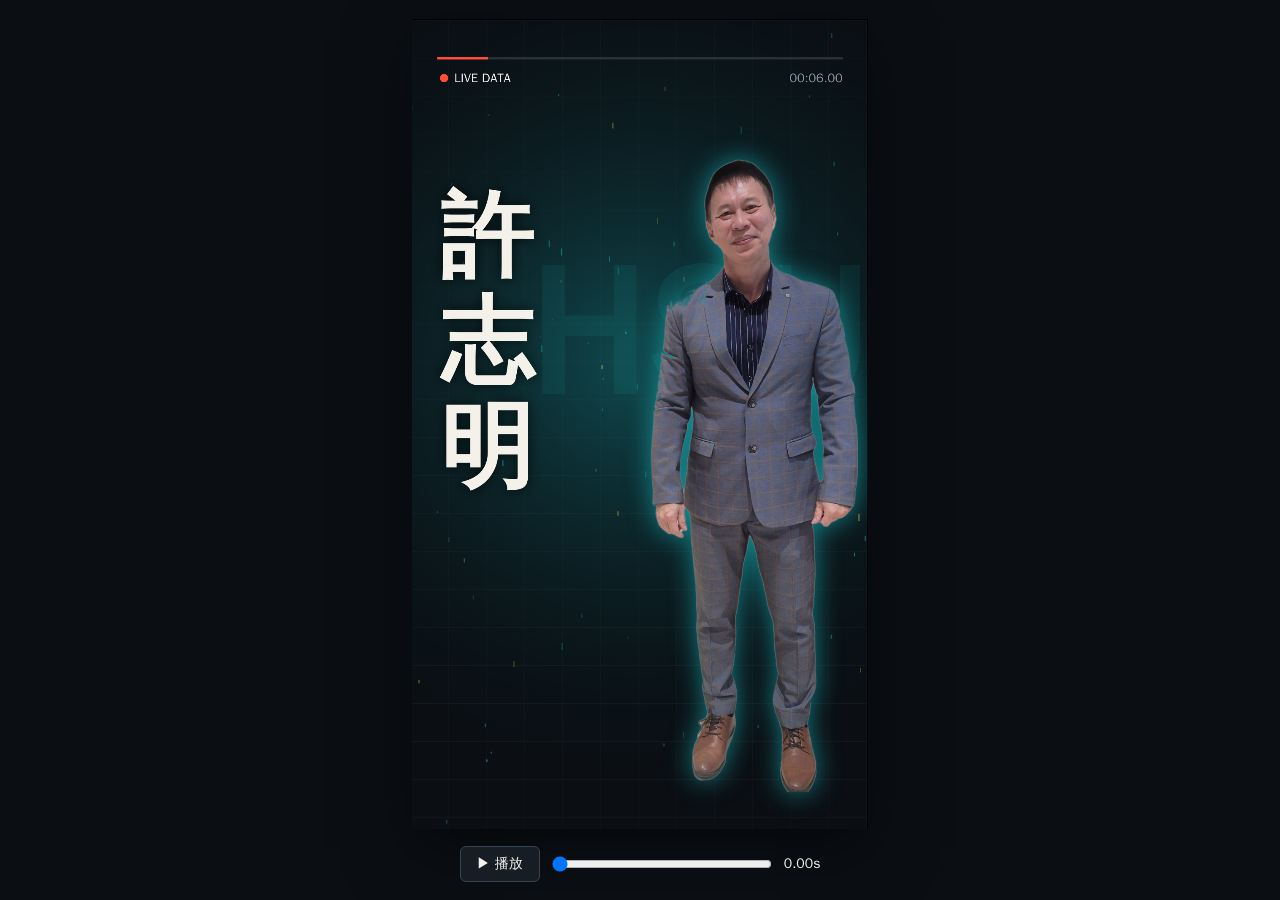
<file: video/index.html>
<!doctype html>
<html lang="zh-Hant">
  <head>
    <meta charset="utf-8">
    <meta name="viewport" content="width=device-width, initial-scale=1">
    <title>許志明 動態數據短影音</title>
    <style>
      :root { --bg: #0b0f14; --ink: #f4f1ea; }
      html, body {
        margin: 0;
        height: 100%;
        background: var(--bg);
        color: var(--ink);
        font-family: "Noto Sans TC", "WenQuanYi Zen Hei", "Microsoft JhengHei", sans-serif;
      }
      body { display: grid; place-items: center; gap: 12px; padding: 16px; box-sizing: border-box; }
      canvas {
        width: min(100%, calc((100vh - 90px) * 9 / 16));
        aspect-ratio: 9 / 16;
        background: #000;
        box-shadow: 0 20px 60px rgba(0, 0, 0, 0.5);
      }
      .controls { display: flex; gap: 10px; align-items: center; font-size: 14px; flex-wrap: wrap; justify-content: center; }
      button { font: inherit; padding: 8px 16px; border: 1px solid #3a4450; background: #161d25; color: var(--ink); border-radius: 6px; cursor: pointer; }
      input[type="range"] { width: 220px; }
      body.render { padding: 0; display: block; }
      body.render .controls { display: none; }
      body.render canvas { width: 1080px; height: 1920px; box-shadow: none; }
      body.land canvas { width: min(100%, calc((100vh - 90px) * 16 / 9)); aspect-ratio: 16 / 9; }
      body.render.land canvas { width: 1920px; height: 1080px; }
    </style>
  </head>
  <body>
    <canvas id="stage" width="1080" height="1920"></canvas>
    <div class="controls">
      <button id="play">▶ 播放</button>
      <input id="scrub" type="range" min="0" max="48" step="0.01" value="0">
      <span id="clock">0.00s</span>
    </div>
    <audio id="beat" src="beat.wav" preload="auto"></audio>

    <script>
      // ============ 內容設定（資料來源：許志明老師提供之簡歷 2025.05.06 與講師介紹卡）============
      const DATA = {
        name: "許志明",
        title: "世新大學新聞學系 副教授",
        degree: "世新大學 傳播博士",
        roles: ["記者", "製作人", "新聞總監", "作者", "副教授", "AI 講師"],
        specialties: [
          "AI與媒體產業", "AI與新聞實作", "電視新聞", "專題", "新聞性節目製作",
          "新媒體新聞採寫與製作", "平面媒體採寫與視覺設計", "批判理論及傳播政治經濟學", "族群傳播",
        ],
        career: [
          { tag: "平面", org: "台灣時報・中時晚報", role: "記者" },
          { tag: "電子", org: "超視・三立新聞・東森新聞", role: "記者" },
          { tag: "東森原民台", org: "", role: "副台長" },
          { tag: "東森新聞台", org: "", role: "協理" },
          { tag: "東森財經台", org: "製作人 → 副理 → 協理", role: "新聞總監" },
        ],
        pubs: [
          { label: "著作總數", value: 24, unit: "篇/本" },
          { label: "專書・照片書", value: 7, unit: "本" },
          { label: "期刊論文", value: 7, unit: "篇" },
          { label: "研討會論文", value: 9, unit: "篇" },
        ],
        // 已標註年份的 22 篇著作（專書、專書論文、期刊、研討會）逐年分布
        byYear: { years: [2016, 2017, 2018, 2019, 2020, 2021, 2022, 2023, 2024, 2025], values: [2, 0, 2, 1, 0, 4, 5, 5, 1, 2] },
        books: [
          { y: 2018, t: "媒體裂變–從駐地記者到博士總監" },
          { y: 2018, t: "批判和實踐典範的會診初探", award: "入圍曾虛白新聞獎 學術著作獎" },
          { y: 2019, t: "電視與新媒體新聞製作實務" },
          { y: 2021, t: "族語主播之眼（照片書）" },
          { y: 2022, t: "族群記者之眼（照片書）" },
          { y: 2023, t: "原住民族電視新聞工作者口述歷史" },
          { y: 2023, t: "主播的搖籃─世新大學新聞學系" },
        ],
        schools: ["國立體育大學", "臺北市立大學", "世新大學"],
        cert: ["資策會", "生成式AI美術設計能力認證", "中級"],
        talkCount: 100,
        talks: [
          "農業部", "中華郵政", "華視行銷部", "中視新聞部", "東森電視", "台電北南區",
          "台中市政府環保局", "新北市・台東縣政府社會局", "客家電視台", "原住民族電視台",
          "TVBS華文永續報導獎", "八大電視台", "新北市公用頻道協會", "新北各地方電視台",
          "花蓮偏鄉小學", "飛特立航空公司", "順益汽車公司", "漢聲廣播電台",
        ],
        closing: ["從新聞現場", "到 AI 課堂"],
        blog: "chinimgh1.wixsite.com/website",
      };

      // ============ 節奏設定 ============
      const BPM = 120;
      const BEAT = 60 / BPM; // 0.5s
      const DURATION = 48;
      // ?land → 16:9 橫式版本（1920x1080），否則為 9:16 直式
      const LAND = new URLSearchParams(location.search).has("land");
      const W = LAND ? 1920 : 1080, H = LAND ? 1080 : 1920;
      const C = { bg: "#0b0f14", ink: "#f4f1ea", muted: "#8a96a3", red: "#ff4d3a", teal: "#19c4c9", gold: "#ffc24a", blue: "#4d8dff" };
      const FONT = '"Noto Sans TC", "WenQuanYi Zen Hei", "Microsoft JhengHei", sans-serif';

      const canvas = document.getElementById("stage");
      canvas.width = W;
      canvas.height = H;
      if (LAND) document.body.classList.add("land");
      const ctx = canvas.getContext("2d");

      const IMG = {};
      const imgList = { full: "assets/hsu-full.png", event: "assets/hsu-event.jpg", portrait: "assets/hsu-portrait.jpg", office: "assets/hsu-office.jpg" };
      window.ready = Promise.all(Object.entries(imgList).map(([k, src]) => new Promise((res) => {
        const im = new Image();
        im.onload = () => { IMG[k] = im; res(); };
        im.onerror = () => res();
        im.src = src;
      })));

      // ---------- 工具 ----------
      const clamp = (v, a = 0, b = 1) => Math.min(b, Math.max(a, v));
      const lerp = (a, b, t) => a + (b - a) * t;
      const easeOut = (t) => 1 - Math.pow(1 - clamp(t), 3);
      const easeInOut = (t) => { t = clamp(t); return t < 0.5 ? 4 * t * t * t : 1 - Math.pow(-2 * t + 2, 3) / 2; };
      const backOut = (t) => { t = clamp(t); const c1 = 1.70158, c3 = c1 + 1; return 1 + c3 * Math.pow(t - 1, 3) + c1 * Math.pow(t - 1, 2); };
      const prog = (t, start, dur) => clamp((t - start) / dur);
      const pulse = (t, decay = 8) => Math.exp(-((t % BEAT) / BEAT) * decay);
      const beatIndex = (t) => Math.floor(t / BEAT);
      const fmt = (n) => Math.round(n).toLocaleString("en-US");
      function rand(seed) { const x = Math.sin(seed * 12.9898) * 43758.5453; return x - Math.floor(x); }
      function hexA(hex, a) {
        const n = parseInt(hex.slice(1), 16);
        return `rgba(${(n >> 16) & 255},${(n >> 8) & 255},${n & 255},${a})`;
      }

      function text(str, x, y, size, color, opts = {}) {
        ctx.save();
        ctx.font = `${opts.weight || 900} ${size}px ${FONT}`;
        ctx.fillStyle = color;
        ctx.textAlign = opts.align || "center";
        ctx.textBaseline = opts.baseline || "middle";
        ctx.globalAlpha *= opts.alpha ?? 1;
        if (opts.shadow) { ctx.shadowColor = "rgba(0,0,0,0.7)"; ctx.shadowBlur = opts.shadow; }
        ctx.fillText(str, x, y);
        ctx.restore();
      }
      function measure(str, size, weight = 900) { ctx.save(); ctx.font = `${weight} ${size}px ${FONT}`; const w = ctx.measureText(str).width; ctx.restore(); return w; }

      function roundRect(x, y, w, h, r) {
        ctx.beginPath();
        ctx.moveTo(x + r, y);
        ctx.arcTo(x + w, y, x + w, y + h, r);
        ctx.arcTo(x + w, y + h, x, y + h, r);
        ctx.arcTo(x, y + h, x, y, r);
        ctx.arcTo(x, y, x + w, y, r);
        ctx.closePath();
      }

      // 以 cover 方式繪製照片，zoom 做 Ken Burns 推近
      function drawCover(im, x, y, w, h, zoom = 1, fx = 0.5, fy = 0.5) {
        if (!im) return;
        const s = Math.max(w / im.width, h / im.height) * zoom;
        const sw = w / s, sh = h / s;
        const sx = clamp((im.width - sw) * fx, 0, im.width - sw);
        const sy = clamp((im.height - sh) * fy, 0, im.height - sh);
        ctx.drawImage(im, sx, sy, sw, sh, x, y, w, h);
      }

      // ---------- 背景 ----------
      function background(t, tint = C.teal) {
        ctx.fillStyle = C.bg;
        ctx.fillRect(0, 0, W, H);
        const g = ctx.createRadialGradient(W / 2, H * 0.42, 50, W / 2, H * 0.42, 1100);
        g.addColorStop(0, hexA(tint, 0.2 + 0.1 * pulse(t, 6)));
        g.addColorStop(1, "rgba(0,0,0,0)");
        ctx.fillStyle = g;
        ctx.fillRect(0, 0, W, H);
        ctx.save();
        ctx.strokeStyle = "rgba(255,255,255,0.05)";
        ctx.lineWidth = 1;
        const off = (t * 60) % 90;
        for (let x = -90 + off; x < W + 90; x += 90) { ctx.beginPath(); ctx.moveTo(x, 0); ctx.lineTo(x, H); ctx.stroke(); }
        for (let y = -90 + off; y < H + 90; y += 90) { ctx.beginPath(); ctx.moveTo(0, y); ctx.lineTo(W, y); ctx.stroke(); }
        for (let i = 0; i < 70; i++) {
          const px = rand(i) * W;
          const py = (rand(i + 99) * H - t * (40 + rand(i + 7) * 120)) % H;
          ctx.fillStyle = hexA(i % 3 ? C.teal : C.gold, 0.15 + rand(i + 3) * 0.35);
          ctx.fillRect(px, py < 0 ? py + H : py, 3, 3 + rand(i + 5) * 14);
        }
        ctx.restore();
      }

      function photoBackground(t, im, lt, dur, fy = 0.3) {
        ctx.fillStyle = C.bg;
        ctx.fillRect(0, 0, W, H);
        drawCover(im, 0, 0, W, H, 1.05 + 0.12 * (lt / dur), 0.5, fy);
        const g = ctx.createLinearGradient(0, 0, 0, H);
        g.addColorStop(0, "rgba(11,15,20,0.55)");
        g.addColorStop(0.45, "rgba(11,15,20,0.72)");
        g.addColorStop(1, "rgba(11,15,20,0.96)");
        ctx.fillStyle = g;
        ctx.fillRect(0, 0, W, H);
      }

      function heading(str, lt, color = C.ink, y = 330, sub, x = W / 2) {
        const hp = easeOut(prog(lt, 0, 0.4));
        text(str, x, y - (1 - hp) * 60, 80, color, { alpha: hp });
        if (sub) text(sub, x, y + 90, 40, C.gold, { alpha: hp, weight: 700 });
      }

      // ---------- 常駐 HUD / 跑馬燈 ----------
      function hud(t) {
        ctx.save();
        ctx.fillStyle = "rgba(255,255,255,0.12)";
        ctx.fillRect(60, 90, W - 120, 6);
        ctx.fillStyle = C.red;
        ctx.fillRect(60, 90, (W - 120) * (t / DURATION), 6);
        ctx.beginPath(); ctx.arc(76, 140, 10 * (0.7 + 0.3 * pulse(t, 4)), 0, Math.PI * 2); ctx.fill();
        text("LIVE DATA", 100, 141, 30, C.ink, { align: "left", weight: 700 });
        text(`00:${t.toFixed(2).padStart(5, "0")}`, W - 60, 141, 30, C.muted, { align: "right", weight: 700 });
        ctx.restore();
      }

      function ticker(t) {
        if (t < 9 || t >= 43) return;
        const a = prog(t, 9, 0.3) * (1 - prog(t, 42.7, 0.3));
        ctx.save();
        ctx.globalAlpha = a;
        const y = LAND ? H - 110 : 1740, h = 84;
        ctx.fillStyle = "rgba(11,15,20,0.88)";
        ctx.fillRect(0, y, W, h);
        const str = DATA.specialties.join("   ●   ") + "   ●   ";
        const sw = measure(str, 36, 700);
        const off = ((t - 9) * 180) % sw;
        ctx.beginPath(); ctx.rect(200, y, W - 200, h); ctx.clip();
        for (let x = 200 - off; x < W; x += sw) text(str, x, y + h / 2 + 2, 36, C.ink, { align: "left", weight: 700 });
        ctx.restore();
        ctx.save();
        ctx.globalAlpha = a;
        ctx.fillStyle = C.red;
        ctx.fillRect(0, y, 200, h);
        text("學術專長", 100, y + h / 2 + 2, 36, "#fff");
        ctx.restore();
      }

      function wipe(t, at, color) {
        const p = prog(t, at - BEAT / 2, BEAT);
        if (p <= 0 || p >= 1) return;
        const x = lerp(-W * 1.2, W * 1.2, easeInOut(p));
        ctx.save();
        ctx.fillStyle = color;
        ctx.beginPath();
        ctx.moveTo(x, 0); ctx.lineTo(x + W, 0); ctx.lineTo(x + W - 300, H); ctx.lineTo(x - 300, H);
        ctx.fill();
        ctx.restore();
      }

      // ================= 場景 =================
      // 1. 0–4s：身分閃切
      function sceneHook(t) {
        background(t, C.red);
        const words = [...DATA.roles, "他是誰？"];
        const i = Math.min(words.length - 1, Math.floor(t / (4 / (words.length + 1))));
        const p = pulse(t * 1.5, 5);
        const w = words[i];
        ctx.save();
        ctx.translate(W / 2 + (rand(i) - 0.5) * 30 * p, H / 2 + (rand(i + 4) - 0.5) * 30 * p);
        ctx.scale(1 + 0.2 * p, 1 + 0.2 * p);
        const size = w.length > 3 ? 170 : 240;
        ctx.globalCompositeOperation = "lighter";
        text(w, -12 * p, 0, size, hexA(C.red, 0.9));
        text(w, 12 * p, 0, size, hexA(C.teal, 0.9));
        ctx.globalCompositeOperation = "source-over";
        text(w, 0, 0, size, C.ink, { alpha: 0.85 });
        ctx.restore();
        // 身分計數
        text(`${String(Math.min(i + 1, DATA.roles.length)).padStart(2, "0")} / ${String(DATA.roles.length).padStart(2, "0")}`, W / 2, H / 2 + 220, 40, C.muted, { weight: 700 });
        const fp = prog(t, 3.5, 0.5);
        if (fp > 0) { ctx.fillStyle = `rgba(255,255,255,${0.9 * Math.sin(fp * Math.PI)})`; ctx.fillRect(0, 0, W, H); }
      }

      // 2. 4–9s：人物登場
      function sceneHero(t) {
        const lt = t - 4;
        background(t, C.teal);
        // 巨大背景字
        text("HSU", W / 2 + 200 - lt * 30, 760, 420, hexA(C.teal, 0.08));
        // 全身照從下方升起
        const pp = easeOut(prog(lt, 0, 0.8));
        const im = IMG.full;
        if (im) {
          const ih = 1500, iw = ih * im.width / im.height;
          ctx.save();
          ctx.shadowColor = hexA(C.teal, 0.6);
          ctx.shadowBlur = 60;
          ctx.globalAlpha = pp;
          ctx.drawImage(im, W - iw - 20 + (1 - pp) * 80, 330 + (1 - pp) * 500, iw, ih);
          ctx.restore();
        }
        // 姓名逐字
        [...DATA.name].forEach((ch, k) => {
          const p = backOut(prog(lt, 0.5 + k * BEAT, 0.4));
          if (p <= 0) return;
          ctx.save();
          ctx.translate(90 + 90, 520 + k * 250);
          ctx.scale(p, p);
          ctx.globalAlpha = clamp(p);
          text(ch, 0, 0, 220, C.ink, { shadow: 30 });
          ctx.restore();
        });
        const lp = easeOut(prog(lt, 2, 0.5));
        ctx.fillStyle = C.red;
        ctx.fillRect(80, 1300, 520 * lp, 12);
        const tp = prog(lt, 2.3, 1.2);
        const shown = [...DATA.title].slice(0, Math.ceil(tp * DATA.title.length)).join("");
        text(shown, 80, 1380, 50, C.teal, { align: "left", weight: 700, shadow: 20 });
        text(DATA.degree, 80, 1460, 44, C.ink, { align: "left", weight: 700, alpha: easeOut(prog(lt, 3.5, 0.5)), shadow: 20 });
      }

      // 3. 9–16s：媒體生涯階梯
      function sceneCareer(t) {
        const lt = t - 9;
        background(t, C.gold);
        heading("媒體生涯", lt, C.ink, 300, "從駐地記者 到 新聞總監");
        const n = DATA.career.length;
        const x0 = 120, yTop = 560, gap = 220;
        // 主軸
        const lineP = easeOut(prog(lt, 0.4, n * BEAT * 2));
        ctx.fillStyle = "rgba(255,255,255,0.18)";
        ctx.fillRect(x0 - 3, yTop, 6, gap * (n - 1));
        ctx.fillStyle = C.gold;
        ctx.fillRect(x0 - 3, yTop, 6, gap * (n - 1) * lineP);
        DATA.career.forEach((c, k) => {
          const start = 0.5 + k * BEAT * 2;
          const p = backOut(prog(lt, start, 0.4));
          if (p <= 0) return;
          const y = yTop + k * gap;
          const last = k === n - 1;
          ctx.save();
          ctx.fillStyle = last ? C.red : C.gold;
          ctx.beginPath(); ctx.arc(x0, y, 22 * p + (last ? 8 * pulse(t, 5) : 0), 0, Math.PI * 2); ctx.fill();
          ctx.globalAlpha = clamp(p);
          const x = x0 + 60 + (1 - p) * 200;
          text(c.tag, x, y - 40, 42, C.muted, { align: "left", weight: 700 });
          text(c.role, x, y + 25, last ? 80 : 64, last ? C.red : C.ink, { align: "left" });
          if (c.org) text(c.org, x + measure(c.role, last ? 80 : 64) + 28, y + 30, 34, C.muted, { align: "left", weight: 700 });
          ctx.restore();
        });
        // 媒體數計數
        const cp = easeOut(prog(lt, 1, 4));
        ctx.save();
        ctx.globalAlpha = prog(lt, 1, 0.3);
        text(`${Math.round(5 * cp)}`, W - 150, 1560, 170, C.gold);
        text("家媒體", W - 150, 1660, 40, C.ink, { weight: 700 });
        ctx.restore();
      }

      // 4. 16–22s：著作數字
      function scenePubs(t) {
        const lt = t - 16;
        background(t, C.blue);
        heading("學術產出", lt, C.ink, 300);
        const cols = [C.gold, C.red, C.teal, C.blue];
        DATA.pubs.forEach((c, k) => {
          const big = k === 0;
          const start = big ? 0.4 : 1.6 + (k - 1) * BEAT * 2;
          const p = prog(lt, start, big ? 1.2 : 0.8);
          if (p <= 0) return;
          const e = easeOut(p);
          const landed = lt - start - (big ? 1.2 : 0.8);
          const bump = landed > 0 ? 1 + 0.15 * Math.exp(-landed * 10) : 1;
          let x, y, w, h;
          if (big) { x = 90; y = 440; w = W - 180; h = 520; }
          else { w = (W - 180 - 40) / 3; h = 420; x = 90 + (k - 1) * (w + 20); y = 1010; }
          ctx.save();
          ctx.globalAlpha = clamp(p * 4);
          ctx.fillStyle = "rgba(255,255,255,0.06)";
          roundRect(x, y, w, h, 24); ctx.fill();
          ctx.fillStyle = cols[k];
          ctx.fillRect(x, y + h - 10, w * e, 10);
          text(c.label, x + w / 2, y + 70, big ? 50 : 40, C.muted, { weight: 700 });
          ctx.translate(x + w / 2, y + h / 2 + (big ? 40 : 20));
          ctx.scale(bump, bump);
          text(fmt(c.value * e), 0, 0, big ? 300 : 170, C.ink);
          text(c.unit, 0, big ? 170 : 120, big ? 50 : 38, cols[k], { weight: 700 });
          ctx.restore();
        });
        const np = easeOut(prog(lt, 4.5, 0.4));
        text("含 TSSCI 期刊論文 1 篇・專書論文 1 篇", W / 2, 1560, 40, C.gold, { alpha: np, weight: 700 });
      }

      // 5. 22–28s：逐年產出長條圖
      function sceneYears(t) {
        const lt = t - 22;
        background(t, C.teal);
        heading("著作年度分布", lt, C.ink, LAND ? 160 : 300, "2016 – 2025");
        const d = DATA.byYear;
        const [x0, x1, y0, y1] = LAND ? [150, 1340, 850, 340] : [110, W - 70, 1420, 620];
        const max = 6;
        const [sx, sy1, sy2] = LAND ? [1640, 520, 620] : [W / 2, 1560, 1660];
        ctx.strokeStyle = "rgba(255,255,255,0.18)";
        ctx.lineWidth = 2;
        for (let v = 0; v <= max; v += 2) {
          const y = lerp(y0, y1, v / max);
          ctx.beginPath(); ctx.moveTo(x0, y); ctx.lineTo(x1, y); ctx.stroke();
          text(`${v}`, x0 - 24, y, 28, C.muted, { align: "right", weight: 700 });
        }
        const n = d.years.length;
        const step = (x1 - x0) / n;
        let acc = 0, accShown = 0;
        d.values.forEach((v, k) => {
          const p = backOut(prog(lt, 0.5 + k * BEAT * 0.75, 0.35));
          const peak = v === Math.max(...d.values);
          const bx = x0 + step * k + step * 0.15;
          const bh = (y0 - y1) * (v / max) * clamp(p, 0, 1.1);
          ctx.fillStyle = peak ? C.gold : hexA(C.teal, 0.75);
          ctx.fillRect(bx, y0 - bh, step * 0.7, bh);
          text(String(d.years[k]).slice(2), bx + step * 0.35, y0 + 44, 34, C.muted, { weight: 700 });
          if (p > 0.5 && v > 0) text(`${v}`, bx + step * 0.35, y0 - bh - 36, 40, peak ? C.gold : C.ink);
          acc += v;
          if (p > 0.5) accShown = acc;
        });
        // 累計數跑表
        text(`累計 ${accShown} 篇`, sx, sy1, 64, C.ink, { alpha: prog(lt, 0.6, 0.3) });
        const kp = backOut(prog(lt, 4.2, 0.4));
        if (kp > 0) {
          ctx.save();
          ctx.translate(sx, sy2);
          ctx.scale(kp, kp);
          text("2021–2023 三年產出 14 篇", 0, 0, 44, C.gold, { weight: 700 });
          ctx.restore();
        }
      }

      // 6. 28–33s：專書書牆
      function sceneBooks(t) {
        const lt = t - 28;
        background(t, C.red);
        heading("7 本專書", lt, C.ink, 300, "新聞實務 × 族群傳播 × 教學實踐");
        const cols = [C.red, C.gold, C.teal, C.blue, C.teal, C.gold, C.red];
        const bh = 128, gap = 14, yBase = 1580;
        DATA.books.forEach((b, k) => {
          const start = 0.4 + k * BEAT;
          const p = prog(lt, start, 0.3);
          if (p <= 0) return;
          const e = easeOut(p);
          const settle = lt - start - 0.3;
          const squash = settle > 0 ? 1 + 0.06 * Math.exp(-settle * 12) : 1;
          const y = yBase - (k + 1) * (bh + gap);
          const yy = lerp(-200, y, e);
          const w = 880 - (k % 3) * 40;
          const x = (W - w) / 2 + ((k % 2) ? 18 : -18);
          ctx.save();
          ctx.translate(x + w / 2, yy + bh / 2);
          ctx.scale(squash, 2 - squash);
          ctx.fillStyle = hexA(cols[k], 0.9);
          roundRect(-w / 2, -bh / 2, w, bh, 10); ctx.fill();
          ctx.fillStyle = "rgba(0,0,0,0.25)";
          ctx.fillRect(-w / 2 + 110, -bh / 2, 4, bh);
          text(String(b.y), -w / 2 + 56, 2, 34, "#0b0f14");
          text(b.t, -w / 2 + 136, b.award ? -18 : 2, 38, "#0b0f14", { align: "left" });
          if (b.award) text(`★ ${b.award}`, -w / 2 + 136, 34, 28, "#0b0f14", { align: "left", weight: 700 });
          ctx.restore();
        });
      }

      // 7. 33–38s：AI 教學與認證
      function sceneAI(t) {
        const lt = t - 33;
        photoBackground(t, IMG.office, lt, 5, 0.25);
        heading("AI 教學", lt, C.teal, 300, "開設 AI 與媒體相關課程");
        const sp = easeOut(prog(lt, 0.3, 1.2));
        text(`${Math.round(3 * sp)}`, 240, 640, 240, C.ink, { shadow: 20 });
        text("所大學", 240, 790, 44, C.teal, { weight: 700 });
        DATA.schools.forEach((s, k) => {
          const p = backOut(prog(lt, 0.6 + k * BEAT, 0.35));
          if (p <= 0) return;
          ctx.save();
          ctx.globalAlpha = clamp(p);
          const x = 430 + (1 - p) * 300, y = 520 + k * 120;
          ctx.fillStyle = "rgba(25,196,201,0.2)";
          ctx.strokeStyle = C.teal;
          ctx.lineWidth = 3;
          roundRect(x, y, 560, 96, 48); ctx.fill(); ctx.stroke();
          text(s, x + 280, y + 50, 46, C.ink);
          ctx.restore();
        });
        // 認證徽章蓋章
        const cp = prog(lt, 2.4, 0.35);
        if (cp > 0) {
          const s = lerp(2.2, 1, easeOut(cp));
          ctx.save();
          ctx.translate(W / 2, 1230);
          ctx.rotate(-0.06);
          ctx.scale(s, s);
          ctx.globalAlpha = clamp(cp * 1.5);
          ctx.strokeStyle = C.gold;
          ctx.lineWidth = 8;
          ctx.fillStyle = "rgba(11,15,20,0.8)";
          roundRect(-420, -170, 840, 340, 30); ctx.fill(); ctx.stroke();
          text("AI 認證", 0, -105, 40, C.gold, { weight: 700 });
          text(DATA.cert[0], 0, -40, 44, C.ink, { weight: 700 });
          text(DATA.cert[1], 0, 30, 56, C.ink);
          ctx.fillStyle = C.gold;
          roundRect(-80, 80, 160, 64, 32); ctx.fill();
          text(DATA.cert[2], 0, 114, 38, "#0b0f14");
          ctx.restore();
          // 蓋章瞬間的閃光
          const fl = prog(lt, 2.75, 0.3);
          if (fl > 0 && fl < 1) { ctx.fillStyle = `rgba(255,194,74,${0.35 * (1 - fl)})`; ctx.fillRect(0, 0, W, H); }
        }
      }

      // 8. 38–43s：AI 教育訓練場次（快速節奏彈出合作單位）
      function sceneTalks(t) {
        const lt = t - 38;
        photoBackground(t, IMG.event, lt, 5, 0.2);
        heading("AI 教育訓練場次", lt, C.gold, 300);
        const n = DATA.talks.length, iv = BEAT / 2.5;
        const cp = easeOut(prog(lt, 0.4, n * iv + 0.3));
        const landed = lt - (0.4 + n * iv + 0.3);
        const bump = landed > 0 ? 1 + 0.12 * Math.exp(-landed * 10) : 1;
        ctx.save();
        ctx.translate(W / 2, 540);
        ctx.scale(bump, bump);
        const num = `${Math.round(DATA.talkCount * cp)}`;
        text(num, -40, 0, 220, C.ink, { shadow: 30 });
        text("場", -40 + measure(num, 220) / 2 + 60, 50, 70, C.gold, { shadow: 20 });
        ctx.restore();
        text("政府機關・媒體・企業・校園", W / 2, 690, 42, C.gold, { weight: 700, shadow: 20 });
        const size = 38, padX = 26, h = 80, gap = 16, maxW = W - 120;
        let x = 60, y = 780;
        const cols = [C.gold, C.teal, C.red, C.blue];
        DATA.talks.forEach((s, k) => {
          const w = measure(s, size) + padX * 2;
          if (x + w > 60 + maxW) { x = 60; y += h + gap; }
          const p = backOut(prog(lt, 0.4 + k * iv, 0.3));
          if (p > 0) {
            ctx.save();
            ctx.translate(x + w / 2, y + h / 2);
            ctx.scale(p, p);
            ctx.fillStyle = "rgba(11,15,20,0.82)";
            ctx.strokeStyle = cols[k % 4];
            ctx.lineWidth = 4;
            roundRect(-w / 2, -h / 2, w, h, h / 2); ctx.fill(); ctx.stroke();
            text(s, 0, 2, size, C.ink);
            ctx.restore();
          }
          x += w + gap;
        });
      }

      // 9. 43–48s：收尾
      function sceneClosing(t) {
        const lt = t - 43;
        background(t, C.gold);
        // 圓形大頭照
        const pp = backOut(prog(lt, 0, 0.5));
        const r = 260;
        ctx.save();
        ctx.translate(W / 2, 640);
        ctx.scale(pp, pp);
        ctx.beginPath(); ctx.arc(0, 0, r + 14, 0, Math.PI * 2); ctx.fillStyle = C.gold; ctx.fill();
        ctx.beginPath(); ctx.arc(0, 0, r, 0, Math.PI * 2); ctx.clip();
        drawCover(IMG.portrait, -r, -r, r * 2, r * 2, 1 + 0.08 * lt / 5, 0.5, 0.25);
        ctx.restore();
        DATA.closing.forEach((line, k) => {
          const p = backOut(prog(lt, 0.8 + k * BEAT, 0.4));
          if (p <= 0) return;
          ctx.save();
          ctx.translate(W / 2, 1060 + k * 130);
          ctx.scale(p, p);
          text(line, 0, 0, 96, k ? C.gold : C.ink);
          ctx.restore();
        });
        const np = easeOut(prog(lt, 2, 0.4));
        ctx.fillStyle = C.red;
        ctx.fillRect(W / 2 - 300 * np, 1290, 600 * np, 10);
        text(DATA.name, W / 2, 1410, 130, C.ink, { alpha: np });
        text(DATA.title, W / 2, 1530, 48, C.teal, { alpha: np, weight: 700 });
        text(DATA.blog, W / 2, 1620, 34, C.muted, { alpha: easeOut(prog(lt, 2.6, 0.4)), weight: 700 });
        const fo = prog(t, DURATION - 0.4, 0.4);
        ctx.fillStyle = `rgba(0,0,0,${fo})`;
        ctx.fillRect(0, 0, W, H);
      }


      // ================= 16:9 橫式場景 =================
      function sceneHeroL(t) {
        const lt = t - 4;
        background(t, C.teal);
        text("HSU", W / 2 + 300 - lt * 30, H / 2, 420, hexA(C.teal, 0.08));
        const pp = easeOut(prog(lt, 0, 0.8));
        const im = IMG.full;
        if (im) {
          const ih = 1000, iw = ih * im.width / im.height;
          ctx.save();
          ctx.shadowColor = hexA(C.teal, 0.6);
          ctx.shadowBlur = 60;
          ctx.globalAlpha = pp;
          ctx.drawImage(im, W - iw - 240 + (1 - pp) * 80, 110 + (1 - pp) * 400, iw, ih);
          ctx.restore();
        }
        [...DATA.name].forEach((ch, k) => {
          const p = backOut(prog(lt, 0.5 + k * BEAT, 0.4));
          if (p <= 0) return;
          ctx.save();
          ctx.translate(260 + k * 230, 420);
          ctx.scale(p, p);
          ctx.globalAlpha = clamp(p);
          text(ch, 0, 0, 210, C.ink, { shadow: 30 });
          ctx.restore();
        });
        const lp = easeOut(prog(lt, 2, 0.5));
        ctx.fillStyle = C.red;
        ctx.fillRect(150, 580, 700 * lp, 12);
        const tp = prog(lt, 2.3, 1.2);
        const shown = [...DATA.title].slice(0, Math.ceil(tp * DATA.title.length)).join("");
        text(shown, 150, 670, 56, C.teal, { align: "left", weight: 700, shadow: 20 });
        text(DATA.degree, 150, 760, 46, C.ink, { align: "left", weight: 700, alpha: easeOut(prog(lt, 3.5, 0.5)), shadow: 20 });
      }

      // 生涯做成往上爬的階梯
      function sceneCareerL(t) {
        const lt = t - 9;
        background(t, C.gold);
        heading("媒體生涯", lt, C.ink, 170, "從駐地記者 到 新聞總監");
        const n = DATA.career.length;
        const pos = (k) => [190 + k * 330, 870 - k * 115];
        const lineP = prog(lt, 0.4, n * BEAT * 2) * (n - 1);
        ctx.save();
        ctx.lineWidth = 6;
        ctx.strokeStyle = "rgba(255,255,255,0.18)";
        ctx.beginPath(); for (let k = 0; k < n; k++) ctx.lineTo(...pos(k)); ctx.stroke();
        ctx.strokeStyle = C.gold;
        ctx.beginPath(); ctx.moveTo(...pos(0));
        for (let k = 1; k < n; k++) {
          const f = clamp(lineP - (k - 1));
          if (f <= 0) break;
          const [ax, ay] = pos(k - 1), [bx, by] = pos(k);
          ctx.lineTo(lerp(ax, bx, f), lerp(ay, by, f));
        }
        ctx.stroke();
        ctx.restore();
        DATA.career.forEach((c, k) => {
          const start = 0.5 + k * BEAT * 2;
          const p = backOut(prog(lt, start, 0.4));
          if (p <= 0) return;
          const [x, y] = pos(k);
          const last = k === n - 1;
          ctx.save();
          ctx.fillStyle = last ? C.red : C.gold;
          ctx.beginPath(); ctx.arc(x, y, 22 * p + (last ? 8 * pulse(t, 5) : 0), 0, Math.PI * 2); ctx.fill();
          ctx.globalAlpha = clamp(p);
          const dy = (1 - p) * 60;
          text(c.tag, x, y - 150 + dy, 34, C.muted, { weight: 700 });
          text(c.role, x, y - 90 + dy, last ? 68 : 56, last ? C.red : C.ink);
          if (c.org) text(c.org, x, y + 60 + dy, 28, C.muted, { weight: 700 });
          ctx.restore();
        });
        const cp = easeOut(prog(lt, 1, 4));
        ctx.save();
        ctx.globalAlpha = prog(lt, 1, 0.3);
        text(`${Math.round(5 * cp)}`, W - 170, 720, 170, C.gold);
        text("家媒體", W - 170, 830, 40, C.ink, { weight: 700 });
        ctx.restore();
      }

      function scenePubsL(t) {
        const lt = t - 16;
        background(t, C.blue);
        heading("學術產出", lt, C.ink, 170);
        const cols = [C.gold, C.red, C.teal, C.blue];
        const bigW = 700, sw = (W - 180 - bigW - 60) / 3, top = 290, h = 580;
        DATA.pubs.forEach((c, k) => {
          const big = k === 0;
          const start = big ? 0.4 : 1.6 + (k - 1) * BEAT * 2;
          const p = prog(lt, start, big ? 1.2 : 0.8);
          if (p <= 0) return;
          const e = easeOut(p);
          const landed = lt - start - (big ? 1.2 : 0.8);
          const bump = landed > 0 ? 1 + 0.15 * Math.exp(-landed * 10) : 1;
          const w = big ? bigW : sw;
          const x = big ? 90 : 90 + bigW + 20 + (k - 1) * (sw + 20);
          ctx.save();
          ctx.globalAlpha = clamp(p * 4);
          ctx.fillStyle = "rgba(255,255,255,0.06)";
          roundRect(x, top, w, h, 24); ctx.fill();
          ctx.fillStyle = cols[k];
          ctx.fillRect(x, top + h - 10, w * e, 10);
          text(c.label, x + w / 2, top + 70, big ? 50 : 40, C.muted, { weight: 700 });
          ctx.translate(x + w / 2, top + h / 2 + 20);
          ctx.scale(bump, bump);
          text(fmt(c.value * e), 0, 0, big ? 300 : 180, C.ink);
          text(c.unit, 0, big ? 170 : 130, big ? 50 : 40, cols[k], { weight: 700 });
          ctx.restore();
        });
        text("含 TSSCI 期刊論文 1 篇・專書論文 1 篇", W / 2, 925, 36, C.gold, { alpha: easeOut(prog(lt, 4.5, 0.4)), weight: 700 });
      }

      function sceneBooksL(t) {
        const lt = t - 28;
        background(t, C.red);
        heading("7 本專書", lt, C.ink, 440, "新聞實務 × 族群傳播 × 教學實踐", 400);
        const cols = [C.red, C.gold, C.teal, C.blue, C.teal, C.gold, C.red];
        const bh = 100, gap = 10, yBase = 950, cx = 1270;
        DATA.books.forEach((b, k) => {
          const start = 0.4 + k * BEAT;
          const p = prog(lt, start, 0.3);
          if (p <= 0) return;
          const settle = lt - start - 0.3;
          const squash = settle > 0 ? 1 + 0.06 * Math.exp(-settle * 12) : 1;
          const y = yBase - (k + 1) * (bh + gap);
          const yy = lerp(-200, y, easeOut(p));
          const w = 900 - (k % 3) * 40;
          ctx.save();
          ctx.translate(cx + ((k % 2) ? 18 : -18), yy + bh / 2);
          ctx.scale(squash, 2 - squash);
          ctx.fillStyle = hexA(cols[k], 0.9);
          roundRect(-w / 2, -bh / 2, w, bh, 10); ctx.fill();
          ctx.fillStyle = "rgba(0,0,0,0.25)";
          ctx.fillRect(-w / 2 + 110, -bh / 2, 4, bh);
          text(String(b.y), -w / 2 + 56, 2, 32, "#0b0f14");
          text(b.t, -w / 2 + 136, b.award ? -16 : 2, 36, "#0b0f14", { align: "left" });
          if (b.award) text(`★ ${b.award}`, -w / 2 + 136, 28, 24, "#0b0f14", { align: "left", weight: 700 });
          ctx.restore();
        });
      }

      function sceneAIL(t) {
        const lt = t - 33;
        background(t, C.teal);
        // 左側照片面板
        const pw = 720;
        ctx.save();
        ctx.beginPath(); ctx.rect(0, 0, pw, H); ctx.clip();
        drawCover(IMG.office, 0, 0, pw, H, 1.05 + 0.12 * (lt / 5), 0.5, 0.2);
        const g = ctx.createLinearGradient(pw - 260, 0, pw, 0);
        g.addColorStop(0, "rgba(11,15,20,0)");
        g.addColorStop(1, "rgba(11,15,20,1)");
        ctx.fillStyle = g;
        ctx.fillRect(0, 0, pw, H);
        ctx.restore();
        const cx = 1320;
        heading("AI 教學", lt, C.teal, 170, "開設 AI 與媒體相關課程", cx);
        const sp = easeOut(prog(lt, 0.3, 1.2));
        text(`${Math.round(3 * sp)}`, 900, 470, 220, C.ink, { shadow: 20 });
        text("所大學", 900, 610, 44, C.teal, { weight: 700 });
        DATA.schools.forEach((s, k) => {
          const p = backOut(prog(lt, 0.6 + k * BEAT, 0.35));
          if (p <= 0) return;
          ctx.save();
          ctx.globalAlpha = clamp(p);
          const x = 1100 + (1 - p) * 300, y = 340 + k * 110;
          ctx.fillStyle = "rgba(25,196,201,0.2)";
          ctx.strokeStyle = C.teal;
          ctx.lineWidth = 3;
          roundRect(x, y, 560, 90, 45); ctx.fill(); ctx.stroke();
          text(s, x + 280, y + 47, 44, C.ink);
          ctx.restore();
        });
        const cp = prog(lt, 2.4, 0.35);
        if (cp > 0) {
          const s = lerp(2.2, 1, easeOut(cp)) * 0.78;
          ctx.save();
          ctx.translate(cx, 815);
          ctx.rotate(-0.04);
          ctx.scale(s, s);
          ctx.globalAlpha = clamp(cp * 1.5);
          ctx.strokeStyle = C.gold;
          ctx.lineWidth = 8;
          ctx.fillStyle = "rgba(11,15,20,0.85)";
          roundRect(-420, -170, 840, 340, 30); ctx.fill(); ctx.stroke();
          text("AI 認證", 0, -105, 40, C.gold, { weight: 700 });
          text(DATA.cert[0], 0, -40, 44, C.ink, { weight: 700 });
          text(DATA.cert[1], 0, 30, 56, C.ink);
          ctx.fillStyle = C.gold;
          roundRect(-80, 80, 160, 64, 32); ctx.fill();
          text(DATA.cert[2], 0, 114, 38, "#0b0f14");
          ctx.restore();
          const fl = prog(lt, 2.75, 0.3);
          if (fl > 0 && fl < 1) { ctx.fillStyle = `rgba(255,194,74,${0.35 * (1 - fl)})`; ctx.fillRect(0, 0, W, H); }
        }
      }

      function sceneTalksL(t) {
        const lt = t - 38;
        photoBackground(t, IMG.event, lt, 5, 0.25);
        heading("AI 教育訓練場次", lt, C.gold, 170);
        const n = DATA.talks.length, iv = BEAT / 2.5;
        const cp = easeOut(prog(lt, 0.4, n * iv + 0.3));
        const landed = lt - (0.4 + n * iv + 0.3);
        const bump = landed > 0 ? 1 + 0.12 * Math.exp(-landed * 10) : 1;
        ctx.save();
        ctx.translate(360, 520);
        ctx.scale(bump, bump);
        const num = `${Math.round(DATA.talkCount * cp)}`;
        text(num, -40, 0, 230, C.ink, { shadow: 30 });
        text("場", -40 + measure(num, 230) / 2 + 60, 55, 70, C.gold, { shadow: 20 });
        ctx.restore();
        text("政府機關・媒體・企業・校園", 360, 690, 40, C.gold, { weight: 700, shadow: 20 });
        const size = 36, padX = 24, h = 74, gap = 14, x0 = 720, maxW = W - 80 - x0;
        let x = x0, y = 300;
        const cols = [C.gold, C.teal, C.red, C.blue];
        DATA.talks.forEach((s, k) => {
          const w = measure(s, size) + padX * 2;
          if (x + w > x0 + maxW) { x = x0; y += h + gap; }
          const p = backOut(prog(lt, 0.4 + k * iv, 0.3));
          if (p > 0) {
            ctx.save();
            ctx.translate(x + w / 2, y + h / 2);
            ctx.scale(p, p);
            ctx.fillStyle = "rgba(11,15,20,0.82)";
            ctx.strokeStyle = cols[k % 4];
            ctx.lineWidth = 4;
            roundRect(-w / 2, -h / 2, w, h, h / 2); ctx.fill(); ctx.stroke();
            text(s, 0, 2, size, C.ink);
            ctx.restore();
          }
          x += w + gap;
        });
      }

      function sceneClosingL(t) {
        const lt = t - 43;
        background(t, C.gold);
        const pp = backOut(prog(lt, 0, 0.5));
        const r = 300;
        ctx.save();
        ctx.translate(540, 520);
        ctx.scale(pp, pp);
        ctx.beginPath(); ctx.arc(0, 0, r + 14, 0, Math.PI * 2); ctx.fillStyle = C.gold; ctx.fill();
        ctx.beginPath(); ctx.arc(0, 0, r, 0, Math.PI * 2); ctx.clip();
        drawCover(IMG.portrait, -r, -r, r * 2, r * 2, 1 + 0.08 * lt / 5, 0.5, 0.25);
        ctx.restore();
        const cx = 1340;
        DATA.closing.forEach((line, k) => {
          const p = backOut(prog(lt, 0.8 + k * BEAT, 0.4));
          if (p <= 0) return;
          ctx.save();
          ctx.translate(cx, 270 + k * 125);
          ctx.scale(p, p);
          text(line, 0, 0, 96, k ? C.gold : C.ink);
          ctx.restore();
        });
        const np = easeOut(prog(lt, 2, 0.4));
        ctx.fillStyle = C.red;
        ctx.fillRect(cx - 300 * np, 490, 600 * np, 10);
        text(DATA.name, cx, 610, 130, C.ink, { alpha: np });
        text(DATA.title, cx, 735, 48, C.teal, { alpha: np, weight: 700 });
        text(DATA.blog, cx, 820, 34, C.muted, { alpha: easeOut(prog(lt, 2.6, 0.4)), weight: 700 });
        const fo = prog(t, DURATION - 0.4, 0.4);
        ctx.fillStyle = `rgba(0,0,0,${fo})`;
        ctx.fillRect(0, 0, W, H);
      }

      const SCENES = [
        [0, 4, sceneHook, C.red],
        [4, 9, LAND ? sceneHeroL : sceneHero, C.teal],
        [9, 16, LAND ? sceneCareerL : sceneCareer, C.gold],
        [16, 22, LAND ? scenePubsL : scenePubs, C.blue],
        [22, 28, sceneYears, C.teal],
        [28, 33, LAND ? sceneBooksL : sceneBooks, C.red],
        [33, 38, LAND ? sceneAIL : sceneAI, C.teal],
        [38, 43, LAND ? sceneTalksL : sceneTalks, C.gold],
        [43, 48, LAND ? sceneClosingL : sceneClosing, C.red],
      ];

      function renderAt(t) {
        t = clamp(t, 0, DURATION - 1e-6);
        ctx.save();
        const bar = t % (BEAT * 4);
        const shake = bar < 0.15 ? (0.15 - bar) * 60 : 0;
        ctx.translate((rand(beatIndex(t)) - 0.5) * shake, (rand(beatIndex(t) + 50) - 0.5) * shake);
        const scene = SCENES.find(([a, b]) => t >= a && t < b);
        scene[2](t);
        ctx.restore();
        if (t >= 4) hud(t);
        ticker(t);
        SCENES.slice(1).forEach(([at, , , col]) => wipe(t, at, col));
      }
      window.renderAt = renderAt;
      window.DURATION = DURATION;

      // ---------- 瀏覽器預覽 ----------
      const playBtn = document.getElementById("play");
      const scrub = document.getElementById("scrub");
      const clock = document.getElementById("clock");
      const audio = document.getElementById("beat");
      scrub.max = DURATION;
      let playing = false, t0 = 0, offset = 0;
      function frame(now) {
        if (!playing) return;
        const t = offset + (now - t0) / 1000;
        if (t >= DURATION) { playing = false; offset = DURATION; playBtn.textContent = "▶ 播放"; audio.pause(); renderAt(DURATION); return; }
        renderAt(t);
        scrub.value = t;
        clock.textContent = `${t.toFixed(2)}s`;
        requestAnimationFrame(frame);
      }
      playBtn.addEventListener("click", () => {
        playing = !playing;
        playBtn.textContent = playing ? "❚❚ 暫停" : "▶ 播放";
        if (playing) {
          if (offset >= DURATION - 0.05) offset = 0;
          t0 = performance.now();
          try { audio.currentTime = offset; audio.play().catch(() => {}); } catch (e) {}
          requestAnimationFrame(frame);
        } else {
          offset = parseFloat(scrub.value);
          audio.pause();
        }
      });
      scrub.addEventListener("input", () => {
        offset = parseFloat(scrub.value);
        playing = false; playBtn.textContent = "▶ 播放"; audio.pause();
        renderAt(offset);
        clock.textContent = `${offset.toFixed(2)}s`;
      });
      if (new URLSearchParams(location.search).has("render")) document.body.classList.add("render");
      window.ready.then(() => renderAt(6));
    </script>
  </body>
</html>
</file>
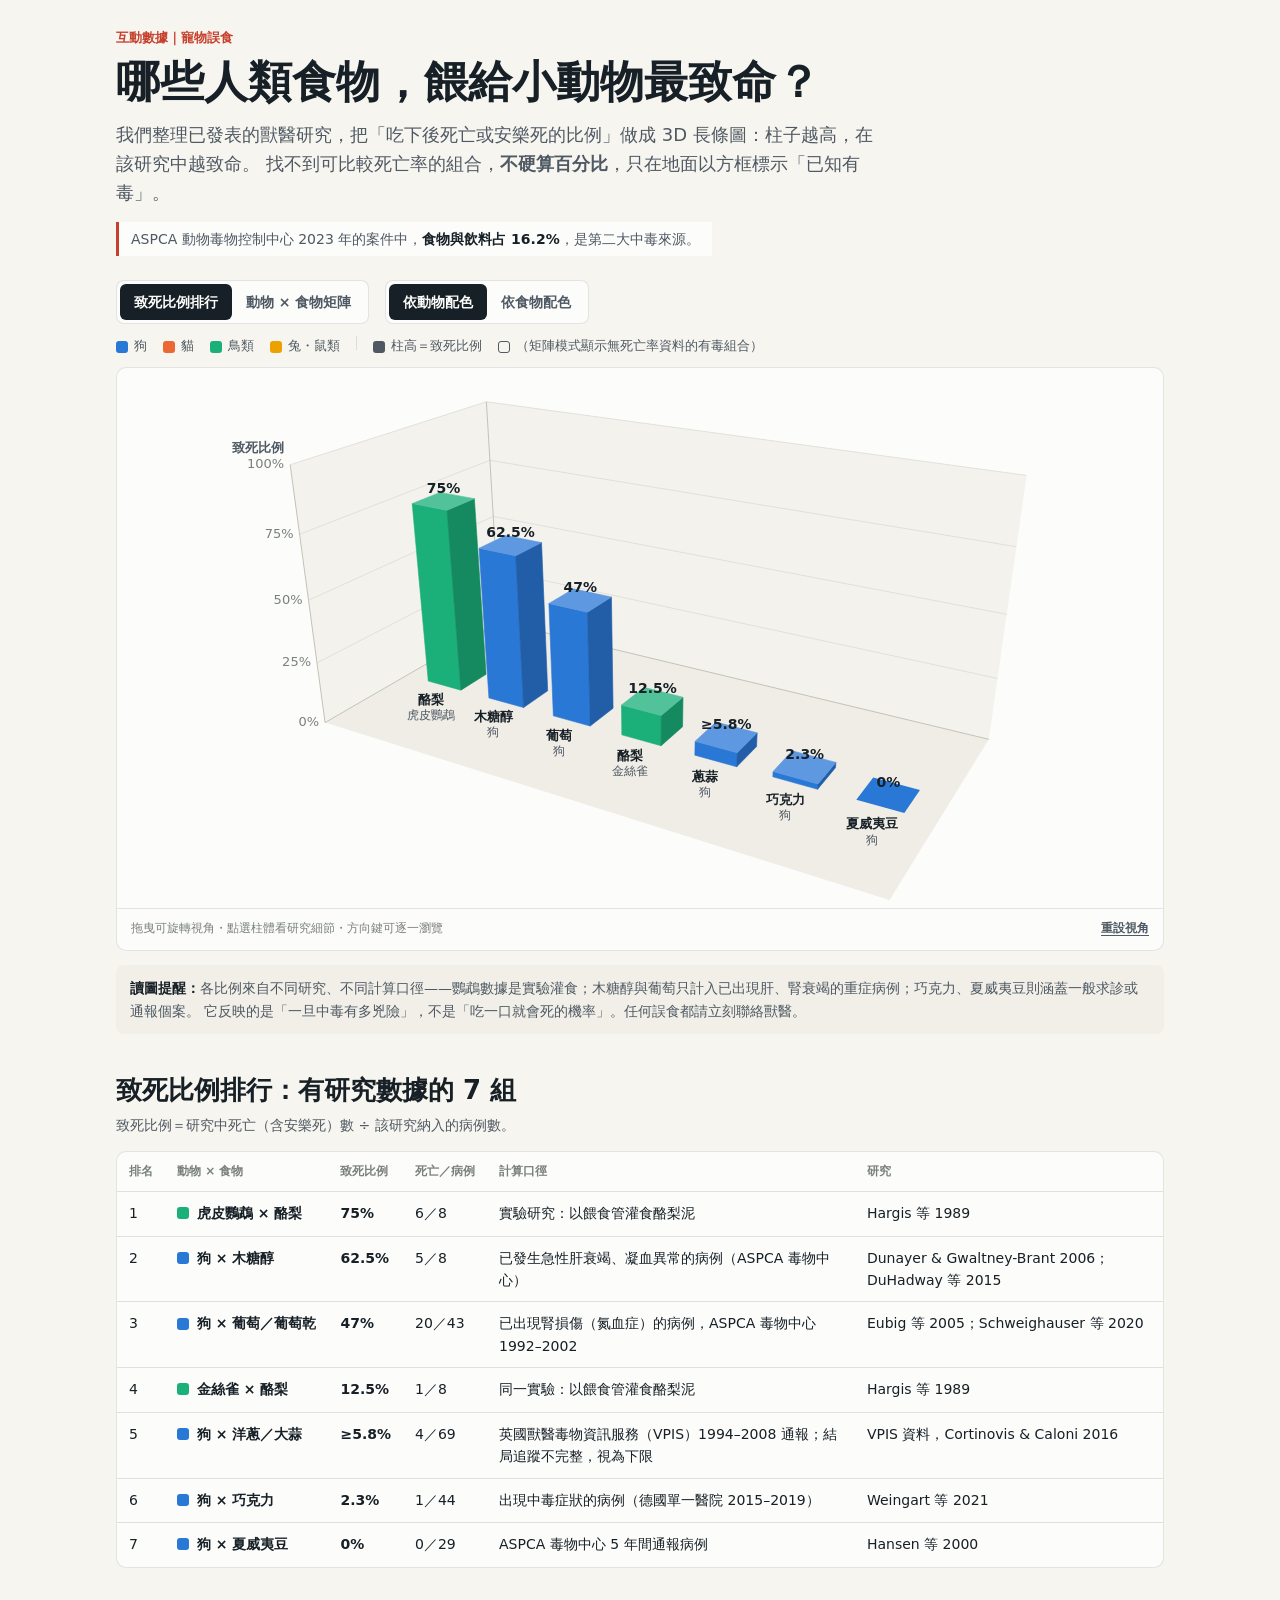
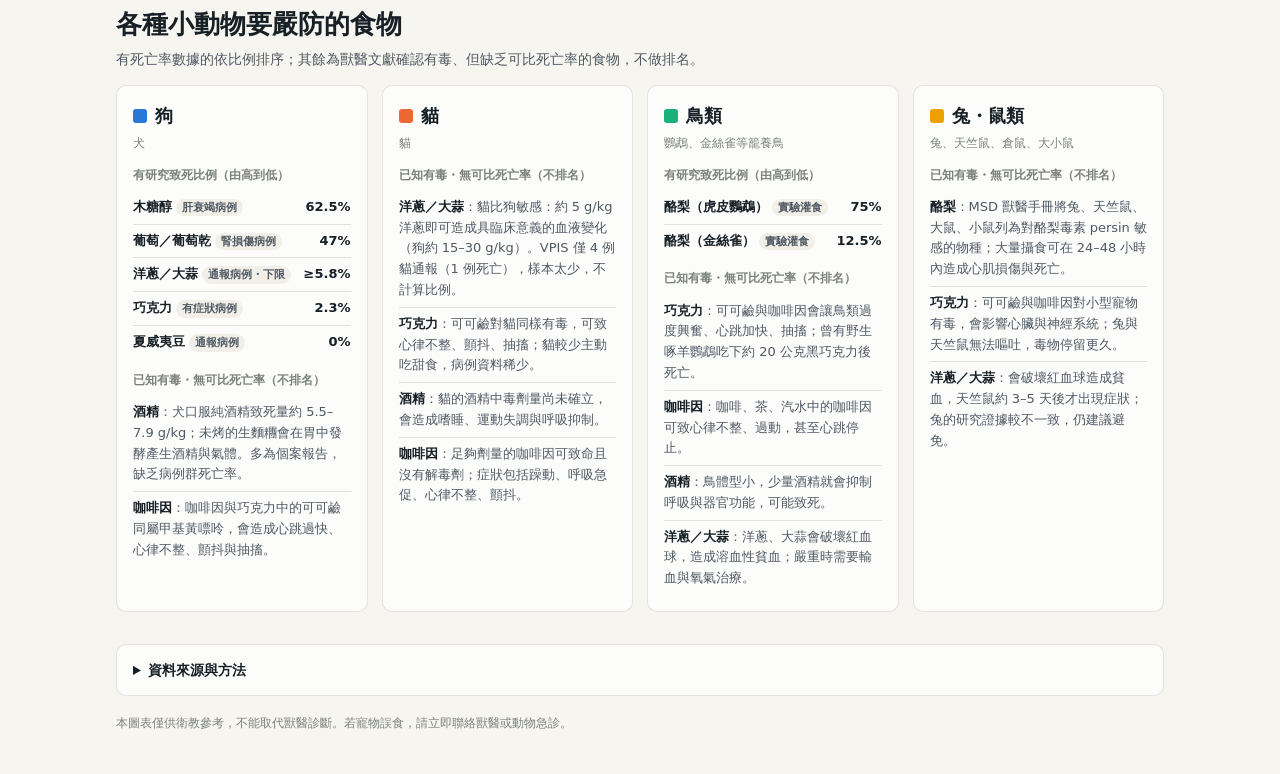
<file: pet-food-toxicity-3d.html>
<!doctype html>
<html lang="zh-Hant">
  <head>
    <meta charset="utf-8">
    <meta name="viewport" content="width=device-width, initial-scale=1">
    <meta name="description" content="依已發表獸醫研究的致死比例，以 3D 動態長條圖比較人類食物對狗、貓、鳥類與兔鼠類的致命程度。">
    <title>寵物誤食致命排行</title>
    <style>
      :root {
        color-scheme: light;
        --page: #f7f5ef;
        --surface: #fcfcfb;
        --surface-2: #f1efe8;
        --ink: #172026;
        --ink-2: #4f5963;
        --muted: #7a817d;
        --grid: #e1e0d9;
        --axis: #c3c2b7;
        --wall: #f4f2ec;
        --floor: #efede6;
        --border: rgba(11, 11, 11, 0.1);
        --accent: #c6412d;
        --s1: #2a78d6;
        --s2: #eb6834;
        --s3: #1baf7a;
        --s4: #eda100;
        --s5: #e87ba4;
        --s6: #008300;
        --s7: #4a3aa7;
        --s8: #e34948;
        --font: "Noto Sans TC", "PingFang TC", "Microsoft JhengHei", system-ui, -apple-system, "Segoe UI", sans-serif;
      }

      :root[data-theme="dark"] {
        color-scheme: dark;
        --page: #0d0d0d;
        --surface: #1a1a19;
        --surface-2: #232321;
        --ink: #ffffff;
        --ink-2: #c3c2b7;
        --muted: #898781;
        --grid: #2c2c2a;
        --axis: #4a4a46;
        --wall: #20201e;
        --floor: #242422;
        --border: rgba(255, 255, 255, 0.1);
        --accent: #e66767;
        --s1: #3987e5;
        --s2: #d95926;
        --s3: #199e70;
        --s4: #c98500;
        --s5: #d55181;
        --s6: #008300;
        --s7: #9085e9;
        --s8: #e66767;
      }

      * {
        box-sizing: border-box;
      }

      html,
      body {
        margin: 0;
        background: var(--page);
      }

      body {
        color: var(--ink);
        font-family: var(--font);
        line-height: 1.6;
        -webkit-text-size-adjust: 100%;
      }

      .viz-root {
        max-width: 1080px;
        margin: 0 auto;
        padding: 28px 16px 40px;
      }

      .eyebrow {
        margin: 0 0 8px;
        color: var(--accent);
        font-size: 13px;
        font-weight: 900;
      }

      h1 {
        margin: 0;
        font-size: clamp(26px, 4.6vw, 44px);
        line-height: 1.15;
      }

      h2 {
        margin: 0 0 12px;
        font-size: clamp(20px, 2.6vw, 26px);
        line-height: 1.25;
      }

      .dek {
        max-width: 760px;
        margin: 14px 0 0;
        color: var(--ink-2);
        font-size: clamp(15px, 1.8vw, 18px);
      }

      .context {
        display: inline-block;
        margin: 14px 0 0;
        padding: 6px 12px;
        border-left: 3px solid var(--accent);
        background: var(--surface);
        color: var(--ink-2);
        font-size: 14px;
      }

      .context strong {
        color: var(--ink);
      }

      .controls {
        display: flex;
        flex-wrap: wrap;
        gap: 10px 16px;
        align-items: center;
        margin: 24px 0 12px;
      }

      .seg {
        display: inline-flex;
        padding: 3px;
        border: 1px solid var(--border);
        border-radius: 8px;
        background: var(--surface);
      }

      .seg button,
      .text-btn {
        font: inherit;
        cursor: pointer;
      }

      .seg button {
        min-height: 36px;
        padding: 6px 14px;
        border: 0;
        border-radius: 6px;
        background: transparent;
        color: var(--ink-2);
        font-size: 14px;
        font-weight: 700;
      }

      .seg button[aria-pressed="true"] {
        background: var(--ink);
        color: var(--surface);
      }

      .seg button:focus-visible,
      .text-btn:focus-visible,
      canvas:focus-visible {
        outline: 2px solid var(--s1);
        outline-offset: 2px;
      }

      .legend {
        display: flex;
        flex-wrap: wrap;
        gap: 6px 16px;
        margin: 0 0 10px;
        padding: 0;
        list-style: none;
        color: var(--ink-2);
        font-size: 13px;
      }

      .legend li {
        display: inline-flex;
        gap: 6px;
        align-items: center;
      }

      .sw {
        display: inline-block;
        flex: none;
        width: 12px;
        height: 12px;
        border-radius: 3px;
      }

      .sw.token {
        border: 1.5px solid var(--ink-2);
        background: transparent;
      }

      .legend .key-sep {
        width: 1px;
        height: 14px;
        background: var(--border);
      }

      .stage {
        position: relative;
        margin: 0;
        border: 1px solid var(--border);
        border-radius: 10px;
        background: var(--surface);
        overflow: hidden;
      }

      canvas {
        display: block;
        width: 100%;
        touch-action: pan-y;
        cursor: grab;
      }

      canvas.dragging {
        cursor: grabbing;
      }

      .stage-foot {
        display: flex;
        flex-wrap: wrap;
        gap: 4px 12px;
        justify-content: space-between;
        align-items: center;
        padding: 8px 14px 10px;
        border-top: 1px solid var(--border);
        color: var(--muted);
        font-size: 12px;
      }

      .text-btn {
        padding: 2px 0;
        border: 0;
        background: none;
        color: var(--ink-2);
        font-size: 12px;
        font-weight: 700;
        text-decoration: underline;
        text-underline-offset: 3px;
      }

      .tooltip {
        position: absolute;
        z-index: 5;
        width: min(300px, calc(100% - 16px));
        padding: 12px 14px;
        border: 1px solid var(--border);
        border-radius: 8px;
        background: var(--surface);
        box-shadow: 0 10px 30px rgba(0, 0, 0, 0.16);
        color: var(--ink-2);
        font-size: 13px;
        line-height: 1.5;
        pointer-events: none;
      }

      .tooltip[hidden] {
        display: none;
      }

      .tt-head {
        display: flex;
        gap: 8px;
        align-items: center;
        color: var(--ink-2);
        font-weight: 700;
      }

      .tt-key {
        flex: none;
        width: 14px;
        height: 3px;
        border-radius: 2px;
      }

      .tt-value {
        margin: 2px 0 0;
        color: var(--ink);
        font-size: 26px;
        font-weight: 900;
        line-height: 1.2;
      }

      .tt-value.none {
        font-size: 17px;
      }

      .tt-count {
        color: var(--ink);
        font-weight: 700;
      }

      .tt-row {
        margin-top: 6px;
      }

      .tt-label {
        color: var(--muted);
      }

      .note {
        margin: 14px 0 0;
        padding: 12px 14px;
        border-radius: 8px;
        background: var(--surface-2);
        color: var(--ink-2);
        font-size: 14px;
      }

      .note strong {
        color: var(--ink);
      }

      section {
        margin-top: 40px;
      }

      .section-sub {
        margin: -4px 0 14px;
        color: var(--ink-2);
        font-size: 14px;
      }

      .table-wrap {
        overflow-x: auto;
        border: 1px solid var(--border);
        border-radius: 10px;
        background: var(--surface);
      }

      table {
        width: 100%;
        min-width: 680px;
        border-collapse: collapse;
        font-size: 14px;
      }

      th,
      td {
        padding: 10px 12px;
        border-bottom: 1px solid var(--grid);
        text-align: left;
        vertical-align: top;
      }

      th {
        color: var(--muted);
        font-size: 12px;
        font-weight: 700;
        white-space: nowrap;
      }

      tbody tr:last-child td {
        border-bottom: 0;
      }

      td.num {
        font-variant-numeric: tabular-nums;
        white-space: nowrap;
      }

      td.pct {
        color: var(--ink);
        font-weight: 900;
      }

      .combo {
        display: inline-flex;
        gap: 8px;
        align-items: center;
        font-weight: 700;
        white-space: nowrap;
      }

      .cards {
        display: grid;
        grid-template-columns: repeat(auto-fit, minmax(230px, 1fr));
        gap: 14px;
      }

      .card {
        padding: 16px;
        border: 1px solid var(--border);
        border-radius: 10px;
        background: var(--surface);
      }

      .card h3 {
        display: flex;
        gap: 8px;
        align-items: center;
        margin: 0 0 4px;
        font-size: 18px;
      }

      .card h3 .sw {
        width: 14px;
        height: 14px;
      }

      .card .species {
        margin: 0 0 10px;
        color: var(--muted);
        font-size: 12px;
      }

      .card h4 {
        margin: 12px 0 6px;
        color: var(--muted);
        font-size: 12px;
        font-weight: 700;
      }

      .card ol,
      .card ul {
        margin: 0;
        padding: 0;
        list-style: none;
      }

      .card li {
        padding: 6px 0;
        border-top: 1px solid var(--grid);
        color: var(--ink-2);
        font-size: 13px;
      }

      .card li:first-child {
        border-top: 0;
      }

      .card li b {
        color: var(--ink);
      }

      .chip {
        display: inline-block;
        margin-left: 4px;
        padding: 0 6px;
        border-radius: 999px;
        background: var(--surface-2);
        color: var(--ink-2);
        font-size: 11px;
        font-weight: 700;
        white-space: nowrap;
      }

      .rate {
        float: right;
        margin-left: 8px;
        color: var(--ink);
        font-weight: 900;
      }

      details {
        margin-top: 32px;
        padding: 14px 16px;
        border: 1px solid var(--border);
        border-radius: 10px;
        background: var(--surface);
        color: var(--ink-2);
        font-size: 14px;
      }

      summary {
        color: var(--ink);
        font-weight: 800;
        cursor: pointer;
      }

      details ol {
        padding-left: 20px;
      }

      details li {
        margin: 4px 0;
      }

      details a {
        color: var(--s1);
        overflow-wrap: anywhere;
      }

      .disclaimer {
        margin: 18px 0 0;
        color: var(--muted);
        font-size: 12px;
      }

      @media (max-width: 599px) {
        .tooltip {
          position: static;
          width: auto;
          margin: 0 10px 10px;
          box-shadow: none;
          background: var(--surface-2);
        }

        .legend .key-sep {
          display: none;
        }
      }

      @media (max-width: 520px) {
        .viz-root {
          padding-top: 20px;
        }

        .seg button {
          padding: 6px 10px;
          font-size: 13px;
        }
      }
    </style>
  </head>
  <body>
    <main class="viz-root">
      <header>
        <p class="eyebrow">互動數據｜寵物誤食</p>
        <h1>哪些人類食物，餵給小動物最致命？</h1>
        <p class="dek">
          我們整理已發表的獸醫研究，把「吃下後死亡或安樂死的比例」做成 3D 長條圖：柱子越高，在該研究中越致命。
          找不到可比較死亡率的組合，<strong>不硬算百分比</strong>，只在地面以方框標示「已知有毒」。
        </p>
        <p class="context">ASPCA 動物毒物控制中心 2023 年的案件中，<strong>食物與飲料占 16.2%</strong>，是第二大中毒來源。</p>
      </header>

      <div class="controls">
        <div class="seg" role="group" aria-label="版面">
          <button type="button" data-mode="rank" aria-pressed="true">致死比例排行</button>
          <button type="button" data-mode="matrix" aria-pressed="false">動物 × 食物矩陣</button>
        </div>
        <div class="seg" role="group" aria-label="配色">
          <button type="button" data-color="animal" aria-pressed="true">依動物配色</button>
          <button type="button" data-color="food" aria-pressed="false">依食物配色</button>
        </div>
      </div>

      <ul class="legend" id="legend" aria-label="圖例"></ul>

      <figure class="stage" id="stage">
        <canvas id="scene" tabindex="0" role="img" aria-describedby="rank-table-title"></canvas>
        <div class="tooltip" id="tip" role="status" aria-live="polite" hidden></div>
        <figcaption class="stage-foot">
          <span id="hint">拖曳可旋轉視角・點選柱體看研究細節・方向鍵可逐一瀏覽</span>
          <button type="button" class="text-btn" id="reset">重設視角</button>
        </figcaption>
      </figure>

      <p class="note">
        <strong>讀圖提醒：</strong>各比例來自不同研究、不同計算口徑——鸚鵡數據是實驗灌食；木糖醇與葡萄只計入已出現肝、腎衰竭的重症病例；巧克力、夏威夷豆則涵蓋一般求診或通報個案。
        它反映的是「一旦中毒有多兇險」，不是「吃一口就會死的機率」。任何誤食都請立刻聯絡獸醫。
      </p>

      <section aria-labelledby="rank-table-title">
        <h2 id="rank-table-title">致死比例排行：有研究數據的 7 組</h2>
        <p class="section-sub">致死比例＝研究中死亡（含安樂死）數 ÷ 該研究納入的病例數。</p>
        <div class="table-wrap">
          <table>
            <thead>
              <tr>
                <th scope="col">排名</th>
                <th scope="col">動物 × 食物</th>
                <th scope="col">致死比例</th>
                <th scope="col">死亡／病例</th>
                <th scope="col">計算口徑</th>
                <th scope="col">研究</th>
              </tr>
            </thead>
            <tbody id="rank-body"></tbody>
          </table>
        </div>
      </section>

      <section aria-labelledby="cards-title">
        <h2 id="cards-title">各種小動物要嚴防的食物</h2>
        <p class="section-sub">有死亡率數據的依比例排序；其餘為獸醫文獻確認有毒、但缺乏可比死亡率的食物，不做排名。</p>
        <div class="cards" id="cards"></div>
      </section>

      <details>
        <summary>資料來源與方法</summary>
        <p>
          只採用有明確分母（病例數）與結局（存活、死亡、安樂死）的研究計算比例。樣本過小（例如貓吃洋蔥僅 4 例通報）或只有個案報告、毒性劑量資料者，不計算比例，只標示為「已知有毒」。
          空白格代表該組合未列為主要風險或缺乏資料，不代表安全。資料整理至 2026 年 10 月。
        </p>
        <ol id="sources"></ol>
      </details>

      <p class="disclaimer">本圖表僅供衛教參考，不能取代獸醫診斷。若寵物誤食，請立即聯絡獸醫或動物急診。</p>
    </main>

    <noscript>
      <p style="max-width:1080px;margin:0 auto;padding:0 16px 24px;">此互動圖表需要啟用 JavaScript。</p>
    </noscript>

    <script>
      (() => {
        "use strict";

        const root = document.documentElement;
        try {
          const theme = new URLSearchParams(location.search).get("theme");
          if (theme === "dark" || (theme === "auto" && matchMedia("(prefers-color-scheme: dark)").matches)) {
            root.dataset.theme = "dark";
          }
        } catch (err) {
          /* 嵌入環境不支援時維持淺色 */
        }

        const reduceMotion = matchMedia("(prefers-reduced-motion: reduce)").matches;

        // ---------- 資料 ----------
        const SOURCES = {
          hargis: {
            short: "Hargis 等 1989",
            full: "Hargis AM 等（1989）. Avocado (Persea americana) intoxication in caged birds. JAVMA 194(1):64–66.",
            url: "https://pubmed.ncbi.nlm.nih.gov/2914792/"
          },
          dunayer: {
            short: "Dunayer & Gwaltney-Brant 2006",
            full: "Dunayer EK、Gwaltney-Brant SM（2006）. Acute hepatic failure and coagulopathy associated with xylitol ingestion in eight dogs. JAVMA 229(7):1113–1117.",
            url: "https://pubmed.ncbi.nlm.nih.gov/?term=Acute+hepatic+failure+and+coagulopathy+associated+with+xylitol+ingestion+in+eight+dogs"
          },
          duhadway: {
            short: "DuHadway 等 2015",
            full: "DuHadway MR 等（2015）. Retrospective evaluation of xylitol ingestion in dogs: 192 cases (2007–2012). J Vet Emerg Crit Care 25(5):646–654.",
            url: "https://pubmed.ncbi.nlm.nih.gov/?term=Retrospective+evaluation+of+xylitol+ingestion+in+dogs+192+cases"
          },
          eubig: {
            short: "Eubig 等 2005",
            full: "Eubig PA 等（2005）. Acute renal failure in dogs after the ingestion of grapes or raisins: a retrospective evaluation of 43 dogs (1992–2002). J Vet Intern Med 19:663–674.",
            url: "https://doi.org/10.1111/j.1939-1676.2005.tb02744.x"
          },
          schweighauser: {
            short: "Schweighauser 等 2020",
            full: "Schweighauser A 等（2020）. Toxicosis with grapes or raisins causing acute kidney injury and neurological signs in dogs. J Vet Intern Med.",
            url: "https://boris.unibe.ch/147668"
          },
          cortinovis: {
            short: "VPIS 資料，Cortinovis & Caloni 2016",
            full: "Cortinovis C、Caloni F（2016）. Household Food Items Toxic to Dogs and Cats. Frontiers in Veterinary Science 3:26（彙整英國 VPIS 1994–2008 通報資料）.",
            url: "https://doi.org/10.3389/fvets.2016.00026"
          },
          weingart: {
            short: "Weingart 等 2021",
            full: "Weingart C、Hartmann A、Kohn B（2021）. Chocolate ingestion in dogs: 156 events (2015–2019). J Small Anim Pract.",
            url: "https://refubium.fu-berlin.de/handle/fub188/30469"
          },
          hansen: {
            short: "Hansen 等 2000",
            full: "Hansen SR 等（2000）. Weakness, tremors, and depression associated with macadamia nuts in dogs. Vet Hum Toxicol 42(1):18–21.",
            url: "https://pubmed.ncbi.nlm.nih.gov/10670081/"
          },
          msdAvocado: {
            short: "MSD 獸醫手冊",
            full: "MSD Veterinary Manual. Avocado Toxicosis in Animals.",
            url: "https://www.msdvetmanual.com/toxicology/food-hazards/avocado-toxicosis-in-animals"
          },
          msdFood: {
            short: "MSD 獸醫手冊",
            full: "MSD Veterinary Manual. Food Hazards（寵物食物危害總覽）.",
            url: "https://www.msdvetmanual.com/special-pet-topics/poisoning/food-hazards"
          },
          wismer: {
            short: "Wismer, Today's Veterinary Practice",
            full: "Wismer T. Practical Toxicology: Ethanol Toxicosis Review. Today's Veterinary Practice.",
            url: "https://todaysveterinarypractice.com/toxicology/practical-toxicologyethanol-toxicosis-review/"
          },
          vcaCat: {
            short: "VCA 動物醫院",
            full: "VCA Animal Hospitals. Chocolate Poisoning in Cats.",
            url: "https://vcahospitals.com/know-your-pet/chocolate-poisoning-in-cats"
          },
          agVic: {
            short: "澳洲維州農業部",
            full: "Agriculture Victoria. Human foods to avoid for cats.",
            url: "https://agriculture.vic.gov.au/livestock-and-animals/animal-welfare-victoria/cats/health/human-foods-to-avoid-for-cats"
          },
          wpt: {
            short: "World Parrot Trust",
            full: "World Parrot Trust. Dangerous foods for parrots.",
            url: "https://parrots.org/wp-content/uploads/2025/02/dangerous_foods_for_parrots.pdf"
          },
          illinois: {
            short: "伊利諾大學獸醫學院",
            full: "University of Illinois College of Veterinary Medicine. Bad for Birds: Prevent Poisoning in Avian Pets.",
            url: "https://vetmed.illinois.edu/pet-health-columns/bad-for-birds-prevent-poisoning-in-avian-pets/"
          },
          ontario: {
            short: "Ontario SPCA",
            full: "Ontario SPCA and Humane Society. 小型寵物（pocket pets）應避免的食物.",
            url: "https://ontariospca.ca/?p=153214"
          },
          aspca2023: {
            short: "ASPCA 2023",
            full: "ASPCA. The Official Top 10 Pet Toxins of 2023.",
            url: "https://www.aspca.org/news/official-top-10-pet-toxins-2023"
          }
        };

        const FOODS = [
          { id: "avocado", name: "酪梨", short: "酪梨" },
          { id: "xylitol", name: "木糖醇", short: "木糖醇" },
          { id: "grape", name: "葡萄／葡萄乾", short: "葡萄" },
          { id: "allium", name: "洋蔥／大蒜", short: "蔥蒜" },
          { id: "chocolate", name: "巧克力", short: "巧克力" },
          { id: "macadamia", name: "夏威夷豆", short: "夏威夷豆" },
          { id: "alcohol", name: "酒精", short: "酒精" },
          { id: "caffeine", name: "咖啡因", short: "咖啡因" }
        ];

        const ANIMALS = [
          { id: "dog", name: "狗", short: "狗", species: "犬" },
          { id: "cat", name: "貓", short: "貓", species: "貓" },
          { id: "bird", name: "鳥類", short: "鳥類", species: "鸚鵡、金絲雀等籠養鳥" },
          { id: "pocket", name: "兔・鼠類", short: "兔鼠", species: "兔、天竺鼠、倉鼠、大小鼠" }
        ];

        // 矩陣中由後往前的排列：數據柱較高的放後排，避免遮擋
        const ROW_Z = { dog: 0, bird: 1, cat: 2, pocket: 3 };

        const RATED = [
          {
            animal: "bird", food: "avocado", sub: "虎皮鸚鵡", split: -1,
            ratio: 75, label: "75%", frac: "6／8", count: "8 隻中 6 隻死亡",
            cohort: "實驗研究：以餵食管灌食酪梨泥", chip: "實驗灌食",
            detail: "死亡發生在首次餵食後 24–47 小時，劑量越高死亡越多。屬實驗灌食，不等於自然誤食的機率。",
            src: ["hargis"]
          },
          {
            animal: "bird", food: "avocado", sub: "金絲雀", split: 1,
            ratio: 12.5, label: "12.5%", frac: "1／8", count: "8 隻中 1 隻死亡",
            cohort: "同一實驗：以餵食管灌食酪梨泥", chip: "實驗灌食",
            detail: "同一實驗中金絲雀遠比虎皮鸚鵡耐受，鳥種之間敏感度差異很大。",
            src: ["hargis"]
          },
          {
            animal: "dog", food: "xylitol",
            ratio: 62.5, label: "62.5%", frac: "5／8", count: "8 隻中 5 隻死亡或安樂死（2 死亡、3 安樂死）",
            cohort: "已發生急性肝衰竭、凝血異常的病例（ASPCA 毒物中心）", chip: "肝衰竭病例",
            detail: "對照：另一份多院回溯研究的 192 隻疑似誤食犬，及早處理後出院前無一死亡——拖到肝衰竭才是致命關鍵。",
            src: ["dunayer", "duhadway"]
          },
          {
            animal: "dog", food: "grape",
            ratio: 46.5, label: "47%", frac: "20／43", count: "43 隻中 20 隻未存活（存活率 53%）",
            cohort: "已出現腎損傷（氮血症）的病例，ASPCA 毒物中心 1992–2002", chip: "腎損傷病例",
            detail: "瑞士研究中 15 隻嚴重急性腎損傷犬同樣有 7 隻未存活。毒性機制與安全劑量至今不明。",
            src: ["eubig", "schweighauser"]
          },
          {
            animal: "dog", food: "allium",
            ratio: 5.8, label: "≥5.8%", frac: "4／69", count: "69 例通報中至少 4 隻（2 死亡、2 安樂死）",
            cohort: "英國獸醫毒物資訊服務（VPIS）1994–2008 通報；結局追蹤不完整，視為下限", chip: "通報病例・下限",
            detail: "洋蔥、大蒜會氧化紅血球造成溶血性貧血，常在數天後才最嚴重；煮熟、乾燥或粉末都不會去除毒性。",
            src: ["cortinovis"]
          },
          {
            animal: "dog", food: "chocolate",
            ratio: 2.3, label: "2.3%", frac: "1／44", count: "44 隻有症狀犬中 1 隻死亡",
            cohort: "出現中毒症狀的病例（德國單一醫院 2015–2019）", chip: "有症狀病例",
            detail: "若以全部 156 起誤食計算為 0.6%（112 隻無症狀）。巧克力是最常見的食物中毒，但及早處理預後良好；黑巧克力風險最高。",
            src: ["weingart"]
          },
          {
            animal: "dog", food: "macadamia",
            ratio: 0, label: "0%", frac: "0／29", count: "29 例全數康復",
            cohort: "ASPCA 毒物中心 5 年間通報病例", chip: "通報病例",
            detail: "會虛弱、後肢無力、嘔吐、顫抖、發燒，多數 24 小時內緩解，全部在 1–2 天內恢復。",
            src: ["hansen"]
          }
        ];

        const TOKENS = [
          { animal: "dog", food: "alcohol", detail: "犬口服純酒精致死量約 5.5–7.9 g/kg；未烤的生麵糰會在胃中發酵產生酒精與氣體。多為個案報告，缺乏病例群死亡率。", src: ["wismer"] },
          { animal: "dog", food: "caffeine", detail: "咖啡因與巧克力中的可可鹼同屬甲基黃嘌呤，會造成心跳過快、心律不整、顫抖與抽搐。", src: ["msdFood"] },
          { animal: "cat", food: "allium", detail: "貓比狗敏感：約 5 g/kg 洋蔥即可造成具臨床意義的血液變化（狗約 15–30 g/kg）。VPIS 僅 4 例貓通報（1 例死亡），樣本太少，不計算比例。", src: ["cortinovis"] },
          { animal: "cat", food: "chocolate", detail: "可可鹼對貓同樣有毒，可致心律不整、顫抖、抽搐；貓較少主動吃甜食，病例資料稀少。", src: ["vcaCat"] },
          { animal: "cat", food: "alcohol", detail: "貓的酒精中毒劑量尚未確立，會造成嗜睡、運動失調與呼吸抑制。", src: ["cortinovis", "wismer"] },
          { animal: "cat", food: "caffeine", detail: "足夠劑量的咖啡因可致命且沒有解毒劑；症狀包括躁動、呼吸急促、心律不整、顫抖。", src: ["agVic"] },
          { animal: "bird", food: "chocolate", detail: "可可鹼與咖啡因會讓鳥類過度興奮、心跳加快、抽搐；曾有野生啄羊鸚鵡吃下約 20 公克黑巧克力後死亡。", src: ["wpt"] },
          { animal: "bird", food: "caffeine", detail: "咖啡、茶、汽水中的咖啡因可致心律不整、過動，甚至心跳停止。", src: ["wpt"] },
          { animal: "bird", food: "alcohol", detail: "鳥體型小，少量酒精就會抑制呼吸與器官功能，可能致死。", src: ["wpt"] },
          { animal: "bird", food: "allium", detail: "洋蔥、大蒜會破壞紅血球，造成溶血性貧血；嚴重時需要輸血與氧氣治療。", src: ["illinois"] },
          { animal: "pocket", food: "avocado", detail: "MSD 獸醫手冊將兔、天竺鼠、大鼠、小鼠列為對酪梨毒素 persin 敏感的物種；大量攝食可在 24–48 小時內造成心肌損傷與死亡。", src: ["msdAvocado"] },
          { animal: "pocket", food: "chocolate", detail: "可可鹼與咖啡因對小型寵物有毒，會影響心臟與神經系統；兔與天竺鼠無法嘔吐，毒物停留更久。", src: ["ontario"] },
          { animal: "pocket", food: "allium", detail: "會破壞紅血球造成貧血，天竺鼠約 3–5 天後才出現症狀；兔的研究證據較不一致，仍建議避免。", src: ["ontario"] }
        ];

        const foodIndex = (id) => FOODS.findIndex((f) => f.id === id);
        const animalIndex = (id) => ANIMALS.findIndex((a) => a.id === id);

        const items = [
          ...RATED.map((d) => ({ ...d, rated: true })),
          ...TOKENS.map((d) => ({ ...d, rated: false }))
        ];
        items.forEach((it, i) => {
          it.uid = i;
          it.foodObj = FOODS[foodIndex(it.food)];
          it.animalObj = ANIMALS[animalIndex(it.animal)];
          it.title = `${it.sub || it.animalObj.name} × ${it.foodObj.name}`;
        });
        const rankOrder = items.filter((it) => it.rated).sort((a, b) => b.ratio - a.ratio);
        rankOrder.forEach((it, i) => {
          it.rank = i;
        });
        const matrixOrder = items
          .slice()
          .sort((a, b) => foodIndex(a.food) - foodIndex(b.food) || ROW_Z[a.animal] - ROW_Z[b.animal] || (a.split || 0) - (b.split || 0));

        // ---------- 3D 場景 ----------
        const HMAX = 3.6;
        const FLOOR = { x0: -0.5, x1: 7.5, z0: -0.5, z1: 3.5 };
        const PITCH0 = 0.44;
        const yaw0 = () => (window.innerWidth < 600 ? 0.26 : 0.42);

        const stage = document.getElementById("stage");
        const canvas = document.getElementById("scene");
        const ctx = canvas.getContext("2d");
        const tip = document.getElementById("tip");

        const state = {
          mode: "rank",
          colorMode: "animal",
          yaw: yaw0(),
          pitch: PITCH0,
          baseYaw: yaw0(),
          sway: !reduceMotion,
          swayT0: 0,
          m: 0,
          mAnim: null,
          colorAnim: null,
          hover: null,
          selected: null,
          focused: null,
          started: false,
          visible: true
        };

        let W = 0;
        let H = 0;
        let DPR = 1;
        let tokens = null;
        let rafId = 0;
        let drawn = [];
        let camCache = null;

        const clamp = (v, a, b) => Math.min(b, Math.max(a, v));
        const lerp = (a, b, t) => a + (b - a) * t;
        const ease = (t) => (t < 0.5 ? 4 * t * t * t : 1 - Math.pow(-2 * t + 2, 3) / 2);
        const hexToRgb = (hex) => {
          const h = hex.trim().replace("#", "");
          const n = parseInt(h.length === 3 ? h.split("").map((c) => c + c).join("") : h, 16);
          return [(n >> 16) & 255, (n >> 8) & 255, n & 255];
        };
        const mixRgb = (a, b, t) => [lerp(a[0], b[0], t), lerp(a[1], b[1], t), lerp(a[2], b[2], t)];
        const shade = (c, k) => (k >= 0 ? mixRgb(c, [255, 255, 255], k) : mixRgb(c, [0, 0, 0], -k));
        const rgb = (c, a = 1) => `rgba(${Math.round(c[0])},${Math.round(c[1])},${Math.round(c[2])},${a})`;

        function readTokens() {
          const cs = getComputedStyle(root);
          const v = (name) => cs.getPropertyValue(name).trim();
          tokens = {
            slots: [1, 2, 3, 4, 5, 6, 7, 8].map((i) => hexToRgb(v(`--s${i}`))),
            surface: hexToRgb(v("--surface")),
            ink: v("--ink"),
            ink2: v("--ink-2"),
            muted: v("--muted"),
            grid: v("--grid"),
            axis: v("--axis"),
            wall: v("--wall"),
            floor: v("--floor"),
            font: v("--font")
          };
        }

        function slotColor(it, mode) {
          const idx = mode === "food" ? foodIndex(it.food) : animalIndex(it.animal);
          return tokens.slots[idx];
        }

        function target(it, mode) {
          if (mode === "matrix" || !it.rated) {
            let x = foodIndex(it.food);
            let w = 0.56;
            if (it.split) {
              w = 0.26;
              x += it.split * 0.145;
            }
            return {
              x,
              z: ROW_Z[it.animal],
              w,
              d: 0.56,
              h: it.rated ? (it.ratio / 100) * HMAX : 0,
              a: mode === "matrix" ? 1 : 0
            };
          }
          const n = rankOrder.length;
          return { x: 3.5 + (it.rank - (n - 1) / 2) * 1.1, z: 1.5, w: 0.6, d: 0.6, h: (it.ratio / 100) * HMAX, a: 1 };
        }

        function initGeometry() {
          items.forEach((it) => {
            const t = target(it, state.mode);
            it.cur = { ...t, h: 0, a: it.rated ? t.a : 0 };
            it.from = { ...it.cur };
            it.to = { ...it.cur };
            it.t0 = 0;
            it.delay = 0;
            it.dur = 0;
            it.col = slotColor(it, state.colorMode);
            it.colFrom = it.col;
            it.colTo = it.col;
          });
        }

        function startTransition(intro) {
          const now = performance.now();
          items.forEach((it) => {
            it.from = { ...it.cur };
            it.to = target(it, state.mode);
            it.t0 = now;
            if (reduceMotion) {
              it.delay = 0;
              it.dur = 0;
              return;
            }
            const order = state.mode === "rank" && it.rated ? it.rank : foodIndex(it.food);
            it.delay = intro ? (it.rated ? order * 110 : 500 + order * 50) : it.rated ? order * 40 : foodIndex(it.food) * 25;
            it.dur = intro ? 1200 : 850;
          });
          state.mAnim = { from: state.m, to: state.mode === "matrix" ? 1 : 0, t0: now, dur: reduceMotion ? 0 : 700 };
          requestRender();
        }

        function startColorTransition() {
          const now = performance.now();
          items.forEach((it) => {
            it.colFrom = it.col;
            it.colTo = slotColor(it, state.colorMode);
          });
          state.colorAnim = { t0: now, dur: reduceMotion ? 0 : 450 };
          requestRender();
        }

        function update(now) {
          let busy = false;
          items.forEach((it) => {
            const p = it.dur ? clamp((now - it.t0 - it.delay) / it.dur, 0, 1) : 1;
            const e = ease(p);
            for (const k of ["x", "z", "w", "d", "h", "a"]) it.cur[k] = lerp(it.from[k], it.to[k], e);
            if (p < 1) busy = true;
          });
          if (state.mAnim) {
            const a = state.mAnim;
            const p = a.dur ? clamp((now - a.t0) / a.dur, 0, 1) : 1;
            state.m = lerp(a.from, a.to, ease(p));
            if (p < 1) busy = true;
            else state.mAnim = null;
          }
          if (state.colorAnim) {
            const a = state.colorAnim;
            const p = a.dur ? clamp((now - a.t0) / a.dur, 0, 1) : 1;
            items.forEach((it) => {
              it.col = mixRgb(it.colFrom, it.colTo, ease(p));
            });
            if (p < 1) busy = true;
            else state.colorAnim = null;
          }
          if (state.sway && state.visible) {
            state.yaw = state.baseYaw + 0.16 * Math.sin(((now - state.swayT0) / 1000) * 0.45);
            busy = true;
          }
          return busy;
        }

        const narrow = () => W < 600;
        const fontSize = () => (W < 480 ? 11 : W < 760 ? 12 : 13);

        function camera() {
          const cp = Math.cos(state.pitch);
          const tgt = [3.5, HMAX * 0.3, 1.6];
          const D = 15;
          const eye = [
            tgt[0] + D * Math.sin(state.yaw) * cp,
            tgt[1] + D * Math.sin(state.pitch),
            tgt[2] + D * Math.cos(state.yaw) * cp
          ];
          let f = [tgt[0] - eye[0], tgt[1] - eye[1], tgt[2] - eye[2]];
          const fl = Math.hypot(f[0], f[1], f[2]);
          f = [f[0] / fl, f[1] / fl, f[2] / fl];
          let r = [-f[2], 0, f[0]];
          const rl = Math.hypot(r[0], r[2]);
          r = [r[0] / rl, 0, r[2] / rl];
          const u = [r[1] * f[2] - r[2] * f[1], r[2] * f[0] - r[0] * f[2], r[0] * f[1] - r[1] * f[0]];
          const norm = (p) => {
            const d0 = p[0] - eye[0];
            const d1 = p[1] - eye[1];
            const d2 = p[2] - eye[2];
            const zc = d0 * f[0] + d1 * f[1] + d2 * f[2];
            return [(d0 * r[0] + d1 * r[1] + d2 * r[2]) / zc, (d0 * u[0] + d1 * u[1] + d2 * u[2]) / zc];
          };
          // 只用實際繪出的幾何（地板、背牆、側牆）計算外框，標籤空間改用像素留白
          const sideX = eye[0] > 3.5 ? FLOOR.x0 : FLOOR.x1;
          const pts = [
            [FLOOR.x0, 0, FLOOR.z0], [FLOOR.x1, 0, FLOOR.z0], [FLOOR.x1, 0, FLOOR.z1], [FLOOR.x0, 0, FLOOR.z1],
            [FLOOR.x0, HMAX, FLOOR.z0], [FLOOR.x1, HMAX, FLOOR.z0], [sideX, HMAX, FLOOR.z1]
          ];
          let minX = Infinity;
          let maxX = -Infinity;
          let minY = Infinity;
          let maxY = -Infinity;
          pts.forEach((p) => {
            const q = norm(p);
            minX = Math.min(minX, q[0]);
            maxX = Math.max(maxX, q[0]);
            minY = Math.min(minY, q[1]);
            maxY = Math.max(maxY, q[1]);
          });
          const fs = fontSize();
          const tickPad = fs * 3.6;
          const labelPad = 10 + state.m * fs * 3.6;
          const padL = sideX === FLOOR.x0 ? tickPad : labelPad;
          const padR = sideX === FLOOR.x0 ? labelPad : tickPad;
          const padT = fs * 2.6;
          const padB = 8 + state.m * (narrow() ? fs * 3.2 : fs * 2);
          const s = Math.min((W - padL - padR) / (maxX - minX), (H - padT - padB) / (maxY - minY));
          const ox = padL + (W - padL - padR) / 2 - (s * (minX + maxX)) / 2;
          const oy = padT + (H - padT - padB) / 2 + (s * (minY + maxY)) / 2;
          const P = (p) => {
            const q = norm(p);
            return [ox + s * q[0], oy - s * q[1]];
          };
          return { eye, P, sideX };
        }

        function path(pts) {
          ctx.beginPath();
          ctx.moveTo(pts[0][0], pts[0][1]);
          for (let i = 1; i < pts.length; i++) ctx.lineTo(pts[i][0], pts[i][1]);
          ctx.closePath();
        }

        function line(P, a, b, color, width) {
          const p = P(a);
          const q = P(b);
          ctx.beginPath();
          ctx.moveTo(p[0], p[1]);
          ctx.lineTo(q[0], q[1]);
          ctx.strokeStyle = color;
          ctx.lineWidth = width;
          ctx.stroke();
        }

        function activeItem() {
          return state.hover || state.selected || state.focused;
        }

        function draw() {
          ctx.setTransform(DPR, 0, 0, DPR, 0, 0);
          ctx.clearRect(0, 0, W, H);
          const cam = camera();
          camCache = cam;
          const { P, eye, sideX } = cam;
          const fs = fontSize();
          const stagger = narrow();
          const font = (weight, size) => `${weight} ${size}px ${tokens.font}`;
          const m = state.m;
          const labelX = sideX === FLOOR.x0 ? FLOOR.x1 + 0.25 : FLOOR.x0 - 0.25;

          // 地板
          path([P([FLOOR.x0, 0, FLOOR.z0]), P([FLOOR.x1, 0, FLOOR.z0]), P([FLOOR.x1, 0, FLOOR.z1]), P([FLOOR.x0, 0, FLOOR.z1])]);
          ctx.fillStyle = tokens.floor;
          ctx.fill();
          if (m > 0.01) {
            ctx.globalAlpha = m;
            for (let i = 1; i < 8; i++) line(P, [FLOOR.x0 + i, 0, FLOOR.z0], [FLOOR.x0 + i, 0, FLOOR.z1], tokens.grid, 1);
            for (let j = 1; j < 4; j++) line(P, [FLOOR.x0, 0, FLOOR.z0 + j], [FLOOR.x1, 0, FLOOR.z0 + j], tokens.grid, 1);
            ctx.globalAlpha = 1;
          }

          // 背牆與側牆
          path([P([FLOOR.x0, 0, FLOOR.z0]), P([FLOOR.x1, 0, FLOOR.z0]), P([FLOOR.x1, HMAX, FLOOR.z0]), P([FLOOR.x0, HMAX, FLOOR.z0])]);
          ctx.fillStyle = tokens.wall;
          ctx.fill();
          path([P([sideX, 0, FLOOR.z0]), P([sideX, 0, FLOOR.z1]), P([sideX, HMAX, FLOOR.z1]), P([sideX, HMAX, FLOOR.z0])]);
          ctx.fill();
          const ticks = [0.25, 0.5, 0.75, 1];
          ticks.forEach((t) => {
            const y = t * HMAX;
            line(P, [FLOOR.x0, y, FLOOR.z0], [FLOOR.x1, y, FLOOR.z0], tokens.grid, 1);
            line(P, [sideX, y, FLOOR.z0], [sideX, y, FLOOR.z1], tokens.grid, 1);
          });
          line(P, [FLOOR.x0, 0, FLOOR.z0], [FLOOR.x1, 0, FLOOR.z0], tokens.axis, 1);
          line(P, [sideX, 0, FLOOR.z0], [sideX, 0, FLOOR.z1], tokens.axis, 1);
          line(P, [sideX, 0, FLOOR.z1], [sideX, HMAX, FLOOR.z1], tokens.axis, 1);
          line(P, [sideX, 0, FLOOR.z0], [sideX, HMAX, FLOOR.z0], tokens.axis, 1);

          // 刻度標籤（在側牆最前緣，外側）
          ctx.font = font(400, fs);
          ctx.fillStyle = tokens.muted;
          ctx.textBaseline = "middle";
          const leftSide = sideX === FLOOR.x0;
          ctx.textAlign = leftSide ? "right" : "left";
          [0, ...ticks].forEach((t) => {
            const p = P([sideX, t * HMAX, FLOOR.z1]);
            ctx.fillText(`${Math.round(t * 100)}%`, p[0] + (leftSide ? -6 : 6), p[1]);
          });
          const axisTop = P([sideX, HMAX, FLOOR.z1]);
          ctx.font = font(700, fs);
          ctx.fillStyle = tokens.ink2;
          ctx.textBaseline = "bottom";
          const titleW = ctx.measureText("致死比例").width;
          const titleX = leftSide ? Math.max(axisTop[0] - 6, titleW + 4) : Math.min(axisTop[0] + 6, W - titleW - 4);
          ctx.fillText("致死比例", titleX, axisTop[1] - 10);

          // 項目
          const act = activeItem();
          const visibleItems = items.filter((it) => it.cur.a > 0.02);
          const flat = visibleItems.filter((it) => !it.rated || it.cur.h < 0.02);
          const bars = visibleItems
            .filter((it) => it.rated && it.cur.h >= 0.02)
            .map((it) => ({ it, dist: (it.cur.x - eye[0]) ** 2 + (it.cur.z - eye[2]) ** 2 }))
            .sort((a, b) => b.dist - a.dist)
            .map((o) => o.it);
          drawn = [];

          const colorFor = (it) => (act && act !== it ? mixRgb(it.col, tokens.surface, 0.62) : it.col);

          flat.forEach((it) => {
            const g = it.cur;
            const x0 = g.x - g.w / 2;
            const x1 = g.x + g.w / 2;
            const z0 = g.z - g.d / 2;
            const z1 = g.z + g.d / 2;
            const pts = [P([x0, 0.004, z0]), P([x1, 0.004, z0]), P([x1, 0.004, z1]), P([x0, 0.004, z1])];
            const col = colorFor(it);
            ctx.globalAlpha = g.a;
            path(pts);
            if (it.rated) {
              ctx.fillStyle = rgb(col);
              ctx.fill();
            } else {
              ctx.fillStyle = rgb(col, 0.2);
              ctx.fill();
              ctx.strokeStyle = rgb(col);
              ctx.lineWidth = 1.5;
              ctx.stroke();
            }
            if (act === it) {
              ctx.strokeStyle = tokens.ink;
              ctx.lineWidth = 2;
              ctx.stroke();
            }
            ctx.globalAlpha = 1;
            it.anchor = P([g.x, 0, g.z]);
            drawn.push({ it, polys: [pts] });
          });

          bars.forEach((it) => {
            const g = it.cur;
            const x0 = g.x - g.w / 2;
            const x1 = g.x + g.w / 2;
            const z0 = g.z - g.d / 2;
            const z1 = g.z + g.d / 2;
            const h = g.h;
            const faces = [];
            if (eye[2] > z1) faces.push({ pts: [[x0, 0, z1], [x1, 0, z1], [x1, h, z1], [x0, h, z1]], k: 0 });
            if (eye[2] < z0) faces.push({ pts: [[x1, 0, z0], [x0, 0, z0], [x0, h, z0], [x1, h, z0]], k: -0.08 });
            if (eye[0] > x1) faces.push({ pts: [[x1, 0, z1], [x1, 0, z0], [x1, h, z0], [x1, h, z1]], k: -0.22 });
            if (eye[0] < x0) faces.push({ pts: [[x0, 0, z0], [x0, 0, z1], [x0, h, z1], [x0, h, z0]], k: -0.22 });
            faces.push({ pts: [[x0, h, z0], [x1, h, z0], [x1, h, z1], [x0, h, z1]], k: 0.24 });
            const col = colorFor(it);
            const polys = [];
            ctx.globalAlpha = g.a;
            faces.forEach((f) => {
              const sp = f.pts.map(P);
              path(sp);
              const c = rgb(shade(col, f.k));
              ctx.fillStyle = c;
              ctx.fill();
              ctx.strokeStyle = c;
              ctx.lineWidth = 0.6;
              ctx.stroke();
              polys.push(sp);
            });
            if (act === it) {
              ctx.strokeStyle = tokens.ink;
              ctx.lineWidth = 1.6;
              polys.forEach((sp) => {
                path(sp);
                ctx.stroke();
              });
            }
            ctx.globalAlpha = 1;
            it.anchor = P([g.x, h, g.z]);
            drawn.push({ it, polys });
          });

          // 柱頂數值標籤
          ctx.textAlign = "center";
          ctx.textBaseline = "bottom";
          visibleItems
            .filter((it) => it.rated)
            .forEach((it) => {
              const g = it.cur;
              const p = P([g.x, g.h, g.z]);
              ctx.globalAlpha = g.a * (act && act !== it ? 0.45 : 1);
              ctx.font = font(800, fs + 1);
              ctx.fillStyle = tokens.ink;
              ctx.fillText(it.label, p[0], p[1] - 5);
              ctx.globalAlpha = 1;
            });

          // 排行模式：柱前標籤
          if (m < 0.99) {
            ctx.textBaseline = "top";
            rankOrder.forEach((it, i) => {
              const g = it.cur;
              const p = P([g.x, 0, g.z + g.d / 2 + 0.3]);
              if (stagger && i % 2) p[1] += fs * 2 + 8;
              ctx.globalAlpha = (1 - m) * (act && act !== it ? 0.45 : 1);
              ctx.font = font(700, fs);
              ctx.fillStyle = tokens.ink;
              ctx.fillText(it.foodObj.short, p[0], p[1]);
              ctx.font = font(400, fs - 1);
              ctx.fillStyle = tokens.ink2;
              ctx.fillText(it.sub || it.animalObj.short, p[0], p[1] + fs + 3);
            });
            ctx.globalAlpha = 1;
          }

          // 矩陣模式：食物與動物軸標籤
          if (m > 0.01) {
            ctx.globalAlpha = m;
            ctx.textBaseline = "top";
            ctx.textAlign = "center";
            FOODS.forEach((f, i) => {
              const p = P([i, 0, FLOOR.z1 + 0.28]);
              if (stagger && i % 2) p[1] += fs + 10;
              ctx.font = font(700, fs);
              ctx.fillStyle = tokens.ink;
              ctx.fillText(f.short, p[0], p[1]);
              if (state.colorMode === "food") {
                ctx.fillStyle = rgb(tokens.slots[i]);
                ctx.fillRect(p[0] - 7, p[1] + fs + 5, 14, 3);
              }
            });
            ctx.textBaseline = "middle";
            ctx.textAlign = labelX > FLOOR.x1 ? "left" : "right";
            ANIMALS.forEach((a, i) => {
              const p = P([labelX, 0, ROW_Z[a.id]]);
              ctx.font = font(700, fs);
              ctx.fillStyle = tokens.ink;
              const dir = labelX > FLOOR.x1 ? 1 : -1;
              let tx = p[0];
              if (state.colorMode === "animal") {
                ctx.fillStyle = rgb(tokens.slots[i]);
                ctx.beginPath();
                ctx.arc(p[0] + dir * 4, p[1], 4, 0, Math.PI * 2);
                ctx.fill();
                tx += dir * 12;
              }
              ctx.fillStyle = tokens.ink;
              ctx.fillText(a.short, tx, p[1]);
            });
            ctx.globalAlpha = 1;
          }
        }

        function frame(now) {
          rafId = 0;
          const busy = update(now);
          draw();
          positionTip();
          if (busy && state.visible) requestRender();
        }

        function requestRender() {
          if (!rafId) rafId = requestAnimationFrame(frame);
        }

        // ---------- 互動 ----------
        function pointInPoly(x, y, pts) {
          let inside = false;
          for (let i = 0, j = pts.length - 1; i < pts.length; j = i++) {
            const xi = pts[i][0];
            const yi = pts[i][1];
            const xj = pts[j][0];
            const yj = pts[j][1];
            if (yi > y !== yj > y && x < ((xj - xi) * (y - yi)) / (yj - yi) + xi) inside = !inside;
          }
          return inside;
        }

        function hitTest(x, y) {
          for (let i = drawn.length - 1; i >= 0; i--) {
            const d = drawn[i];
            if (d.it.cur.a < 0.5) continue;
            if (d.polys.some((p) => pointInPoly(x, y, p))) return d.it;
          }
          // 細柱、薄片的寬鬆命中：距離錨點 18px 內
          let best = null;
          let bestD = 18 * 18;
          drawn.forEach((d) => {
            if (!d.it.anchor || d.it.cur.a < 0.5) return;
            const dx = d.it.anchor[0] - x;
            const dy = d.it.anchor[1] - y;
            const dd = dx * dx + dy * dy;
            if (dd < bestD) {
              bestD = dd;
              best = d.it;
            }
          });
          return best;
        }

        function localXY(e) {
          const r = canvas.getBoundingClientRect();
          return [e.clientX - r.left, e.clientY - r.top];
        }

        let drag = null;

        canvas.addEventListener("pointerdown", (e) => {
          const [x, y] = localXY(e);
          drag = { id: e.pointerId, x, y, yaw: state.yaw, pitch: state.pitch, moved: false, type: e.pointerType };
        });

        canvas.addEventListener("pointermove", (e) => {
          const [x, y] = localXY(e);
          if (drag && drag.id === e.pointerId) {
            const dx = x - drag.x;
            const dy = y - drag.y;
            if (!drag.moved && (Math.abs(dx) > 6 || (drag.type === "mouse" && Math.abs(dy) > 6))) {
              drag.moved = true;
              state.sway = false;
              canvas.classList.add("dragging");
              try {
                canvas.setPointerCapture(e.pointerId);
              } catch (err) {
                /* 忽略 */
              }
            }
            if (drag.moved) {
              state.yaw = clamp(drag.yaw - dx * 0.008, -1.1, 1.1);
              state.baseYaw = state.yaw;
              if (drag.type === "mouse") state.pitch = clamp(drag.pitch + dy * 0.005, 0.18, 1.0);
              requestRender();
              return;
            }
          }
          if (e.pointerType === "mouse" && !drag) {
            const hit = hitTest(x, y);
            if (hit !== state.hover) {
              state.hover = hit;
              renderTip();
              requestRender();
            }
          }
        });

        function endDrag(e) {
          if (!drag || drag.id !== e.pointerId) return;
          const wasMoved = drag.moved;
          drag = null;
          canvas.classList.remove("dragging");
          if (!wasMoved && e.type === "pointerup") {
            const [x, y] = localXY(e);
            const hit = hitTest(x, y);
            state.selected = hit && hit !== state.selected ? hit : null;
            state.focused = null;
            renderTip();
            requestRender();
          }
        }

        canvas.addEventListener("pointerup", endDrag);
        canvas.addEventListener("pointercancel", endDrag);
        canvas.addEventListener("pointerleave", (e) => {
          if (e.pointerType === "mouse" && state.hover) {
            state.hover = null;
            renderTip();
            requestRender();
          }
        });

        canvas.addEventListener("keydown", (e) => {
          const list = (state.mode === "rank" ? rankOrder : matrixOrder).filter((it) => it.to.a > 0.5);
          if (!list.length) return;
          const cur = list.indexOf(state.focused || state.selected);
          let next = null;
          if (e.key === "ArrowRight" || e.key === "ArrowDown") next = list[(cur + 1) % list.length];
          else if (e.key === "ArrowLeft" || e.key === "ArrowUp") next = list[(cur - 1 + list.length) % list.length];
          else if (e.key === "Home") next = list[0];
          else if (e.key === "End") next = list[list.length - 1];
          else if (e.key === "Escape") {
            state.focused = null;
            state.selected = null;
            renderTip();
            requestRender();
            return;
          } else return;
          e.preventDefault();
          state.focused = next;
          state.selected = null;
          renderTip();
          requestRender();
        });

        canvas.addEventListener("blur", () => {
          if (state.focused) {
            state.focused = null;
            renderTip();
            requestRender();
          }
        });

        document.getElementById("reset").addEventListener("click", () => {
          state.yaw = yaw0();
          state.baseYaw = state.yaw;
          state.pitch = PITCH0;
          state.sway = !reduceMotion;
          state.swayT0 = performance.now();
          requestRender();
        });

        document.querySelectorAll("[data-mode]").forEach((btn) => {
          btn.addEventListener("click", () => {
            if (state.mode === btn.dataset.mode) return;
            state.mode = btn.dataset.mode;
            document.querySelectorAll("[data-mode]").forEach((b) => b.setAttribute("aria-pressed", String(b === btn)));
            if (state.selected && !state.selected.rated && state.mode === "rank") state.selected = null;
            state.focused = null;
            renderTip();
            startTransition(false);
            renderLegend();
            updateAria();
          });
        });

        document.querySelectorAll("[data-color]").forEach((btn) => {
          btn.addEventListener("click", () => {
            if (state.colorMode === btn.dataset.color) return;
            state.colorMode = btn.dataset.color;
            document.querySelectorAll("[data-color]").forEach((b) => b.setAttribute("aria-pressed", String(b === btn)));
            startColorTransition();
            renderLegend();
            renderTip();
          });
        });

        // ---------- 提示框 ----------
        function el(tag, cls, text) {
          const node = document.createElement(tag);
          if (cls) node.className = cls;
          if (text != null) node.textContent = text;
          return node;
        }

        function renderTip() {
          const it = activeItem();
          tip.replaceChildren();
          if (!it) {
            tip.hidden = true;
            return;
          }
          const head = el("div", "tt-head");
          const key = el("span", "tt-key");
          key.style.background = rgb(slotColor(it, state.colorMode));
          head.append(key, el("span", null, it.title));
          tip.append(head);
          if (it.rated) {
            tip.append(el("div", "tt-value", it.label));
            tip.append(el("div", "tt-count", it.count));
            const c = el("div", "tt-row");
            c.append(el("span", "tt-label", "計算口徑："), document.createTextNode(it.cohort));
            tip.append(c);
          } else {
            tip.append(el("div", "tt-value none", "已知有毒・無可比死亡率"));
          }
          tip.append(el("div", "tt-row", it.detail));
          const s = el("div", "tt-row");
          s.append(el("span", "tt-label", "來源："), document.createTextNode(it.src.map((k) => SOURCES[k].short).join("；")));
          tip.append(s);
          tip.hidden = false;
          positionTip();
        }

        function positionTip() {
          const it = activeItem();
          if (!it || tip.hidden || !it.anchor) return;
          if (getComputedStyle(tip).position === "static") return;
          const tw = tip.offsetWidth;
          const th = tip.offsetHeight;
          const [ax, ay] = it.anchor;
          let left = clamp(ax - tw / 2, 8, W - tw - 8);
          let top = ay - th - 28;
          if (top < 8) {
            // 上方放不下：改放在柱子側邊
            top = clamp(ay - th / 2, 8, H - th - 8);
            left = ax + 24 + tw < W - 8 ? ax + 24 : ax - 24 - tw;
            left = clamp(left, 8, W - tw - 8);
          }
          tip.style.left = `${Math.round(left)}px`;
          tip.style.top = `${Math.round(top)}px`;
        }

        // ---------- 圖例、表格、卡片、來源 ----------
        function renderLegend() {
          const legend = document.getElementById("legend");
          legend.replaceChildren();
          const list = state.colorMode === "food" ? FOODS : ANIMALS;
          list.forEach((d, i) => {
            const li = el("li");
            const sw = el("span", "sw");
            sw.style.background = rgb(tokens.slots[i]);
            li.append(sw, document.createTextNode(d.name));
            legend.append(li);
          });
          legend.append(el("li", "key-sep"));
          const solid = el("li");
          const sw1 = el("span", "sw");
          sw1.style.background = tokens.ink2;
          solid.append(sw1, document.createTextNode("柱高＝致死比例"));
          legend.append(solid);
          const token = el("li");
          token.append(el("span", "sw token"), document.createTextNode(state.mode === "matrix" ? "地面方框＝有毒但無可比死亡率" : "（矩陣模式顯示無死亡率資料的有毒組合）"));
          legend.append(token);
        }

        function renderTable() {
          const body = document.getElementById("rank-body");
          rankOrder.forEach((it, i) => {
            const tr = el("tr");
            tr.append(el("td", "num", String(i + 1)));
            const combo = el("td");
            const span = el("span", "combo");
            const sw = el("span", "sw");
            sw.style.background = rgb(tokens.slots[animalIndex(it.animal)]);
            span.append(sw, document.createTextNode(it.title));
            combo.append(span);
            tr.append(combo);
            tr.append(el("td", "num pct", it.label));
            tr.append(el("td", "num", it.frac));
            tr.append(el("td", null, it.cohort));
            tr.append(el("td", null, it.src.map((k) => SOURCES[k].short).join("；")));
            body.append(tr);
          });
        }

        function renderCards() {
          const wrap = document.getElementById("cards");
          ANIMALS.forEach((a, i) => {
            const card = el("article", "card");
            const h3 = el("h3");
            const sw = el("span", "sw");
            sw.style.background = rgb(tokens.slots[i]);
            h3.append(sw, document.createTextNode(a.name));
            card.append(h3, el("p", "species", a.species));
            const rated = rankOrder.filter((it) => it.animal === a.id);
            if (rated.length) {
              card.append(el("h4", null, "有研究致死比例（由高到低）"));
              const ol = el("ol");
              rated.forEach((it) => {
                const li = el("li");
                li.append(el("span", "rate", it.label), el("b", null, it.sub ? `${it.foodObj.name}（${it.sub}）` : it.foodObj.name), el("span", "chip", it.chip));
                ol.append(li);
              });
              card.append(ol);
            }
            const known = items.filter((it) => !it.rated && it.animal === a.id);
            if (known.length) {
              card.append(el("h4", null, "已知有毒・無可比死亡率（不排名）"));
              const ul = el("ul");
              known.forEach((it) => {
                const li = el("li");
                li.append(el("b", null, it.foodObj.name), document.createTextNode(`：${it.detail}`));
                ul.append(li);
              });
              card.append(ul);
            }
            wrap.append(card);
          });
        }

        function renderSources() {
          const ol = document.getElementById("sources");
          Object.values(SOURCES).forEach((s) => {
            const li = el("li");
            const a = el("a", null, s.full);
            a.href = s.url;
            a.target = "_blank";
            a.rel = "noopener noreferrer";
            li.append(a);
            ol.append(li);
          });
        }

        function updateAria() {
          const summary = rankOrder.map((it) => `${it.title} ${it.label}`).join("、");
          canvas.setAttribute(
            "aria-label",
            `3D 長條圖，${state.mode === "rank" ? "致死比例排行" : "動物與食物矩陣"}。${summary}。完整數據見下方表格。`
          );
          document.getElementById("hint").textContent = matchMedia("(pointer: coarse)").matches
            ? "左右滑動旋轉視角・點選柱體看研究細節"
            : "拖曳可旋轉視角・點選柱體看研究細節・方向鍵可逐一瀏覽";
        }

        // ---------- 尺寸與啟動 ----------
        function resize() {
          const w = stage.clientWidth;
          if (w === W) return;
          const h = Math.round(clamp(w * 0.72, 280, 540));
          DPR = Math.min(window.devicePixelRatio || 1, 2);
          W = w;
          H = h;
          canvas.width = Math.round(w * DPR);
          canvas.height = Math.round(h * DPR);
          canvas.style.height = `${h}px`;
          requestRender();
        }

        readTokens();
        initGeometry();
        renderLegend();
        renderTable();
        renderCards();
        renderSources();
        updateAria();
        resize();

        if ("ResizeObserver" in window) new ResizeObserver(resize).observe(stage);
        else window.addEventListener("resize", resize);

        function start() {
          if (state.started) return;
          state.started = true;
          state.swayT0 = performance.now();
          startTransition(true);
        }

        if ("IntersectionObserver" in window) {
          new IntersectionObserver(
            (entries) => {
              entries.forEach((entry) => {
                state.visible = entry.isIntersecting;
                if (entry.isIntersecting) {
                  start();
                  requestRender();
                }
              });
            },
            { threshold: 0.25 }
          ).observe(stage);
        } else {
          start();
        }
      })();
    </script>
  </body>
</html>
</file>
